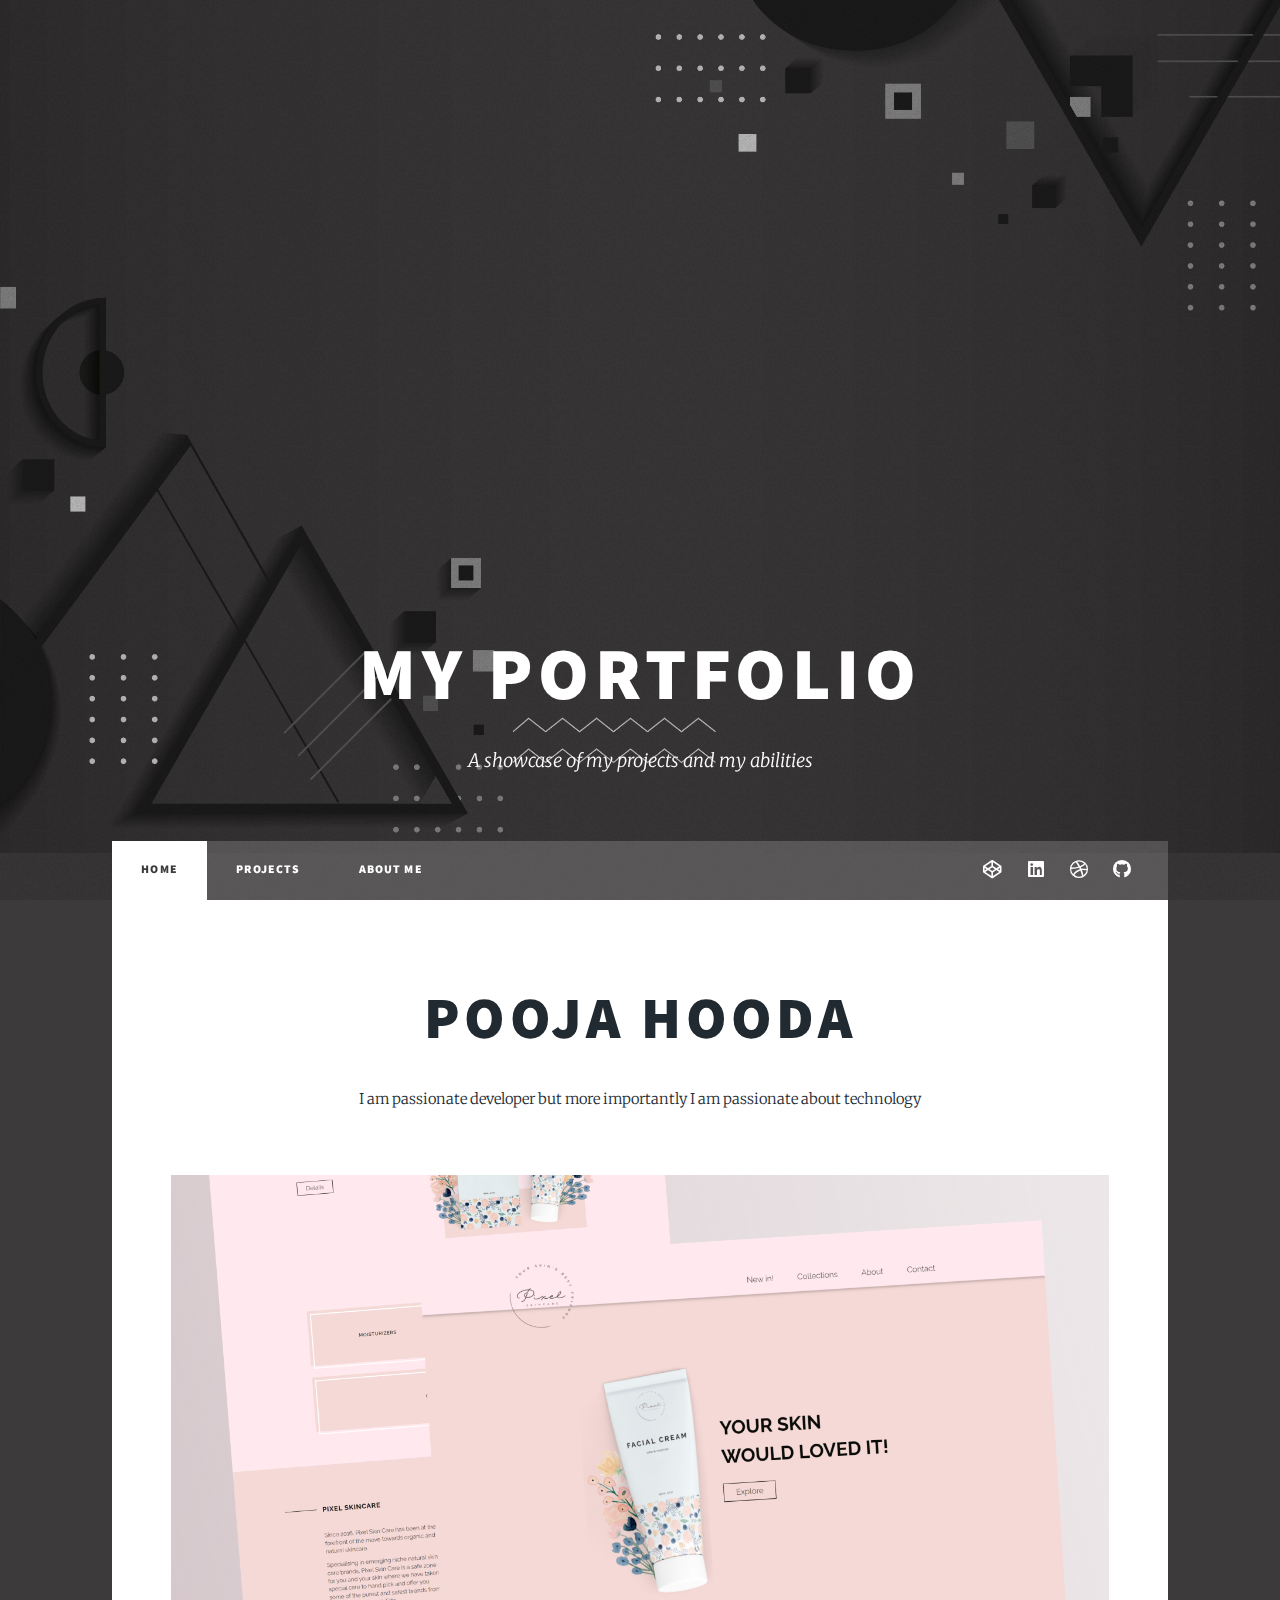
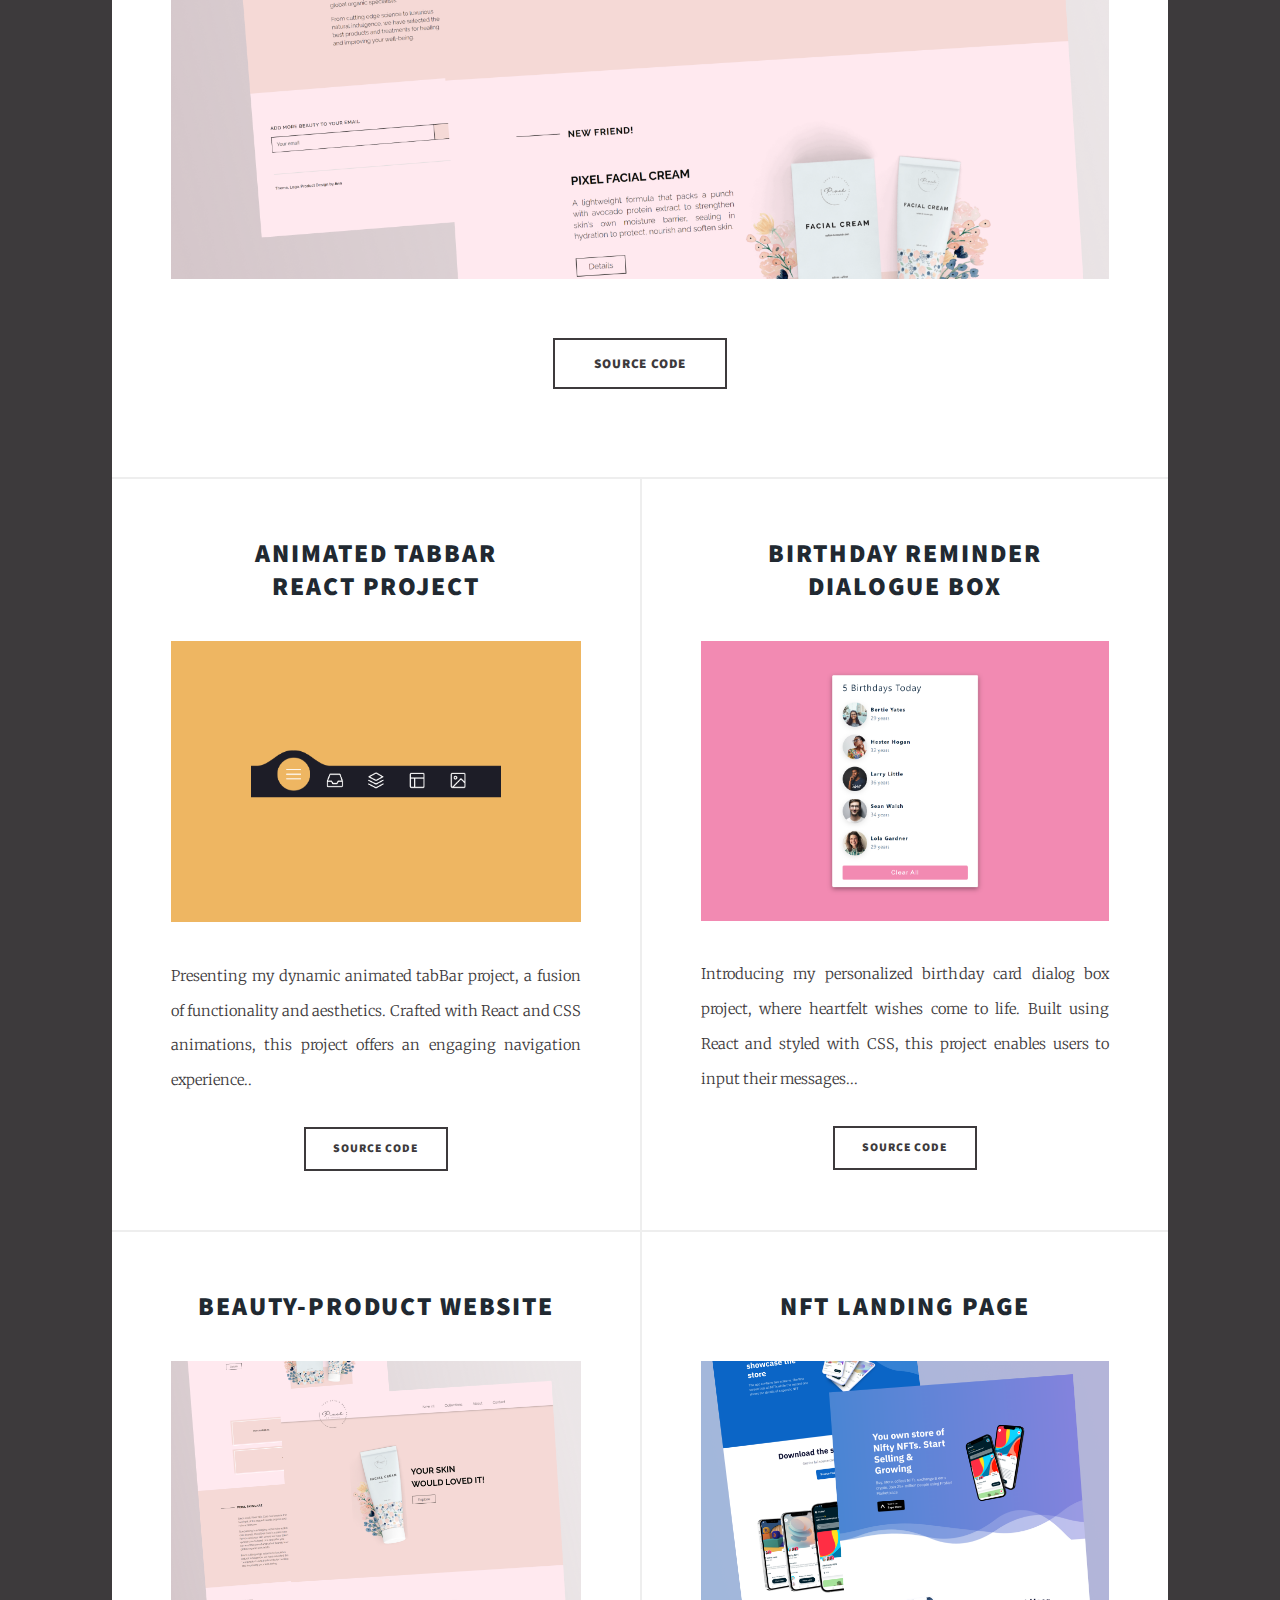
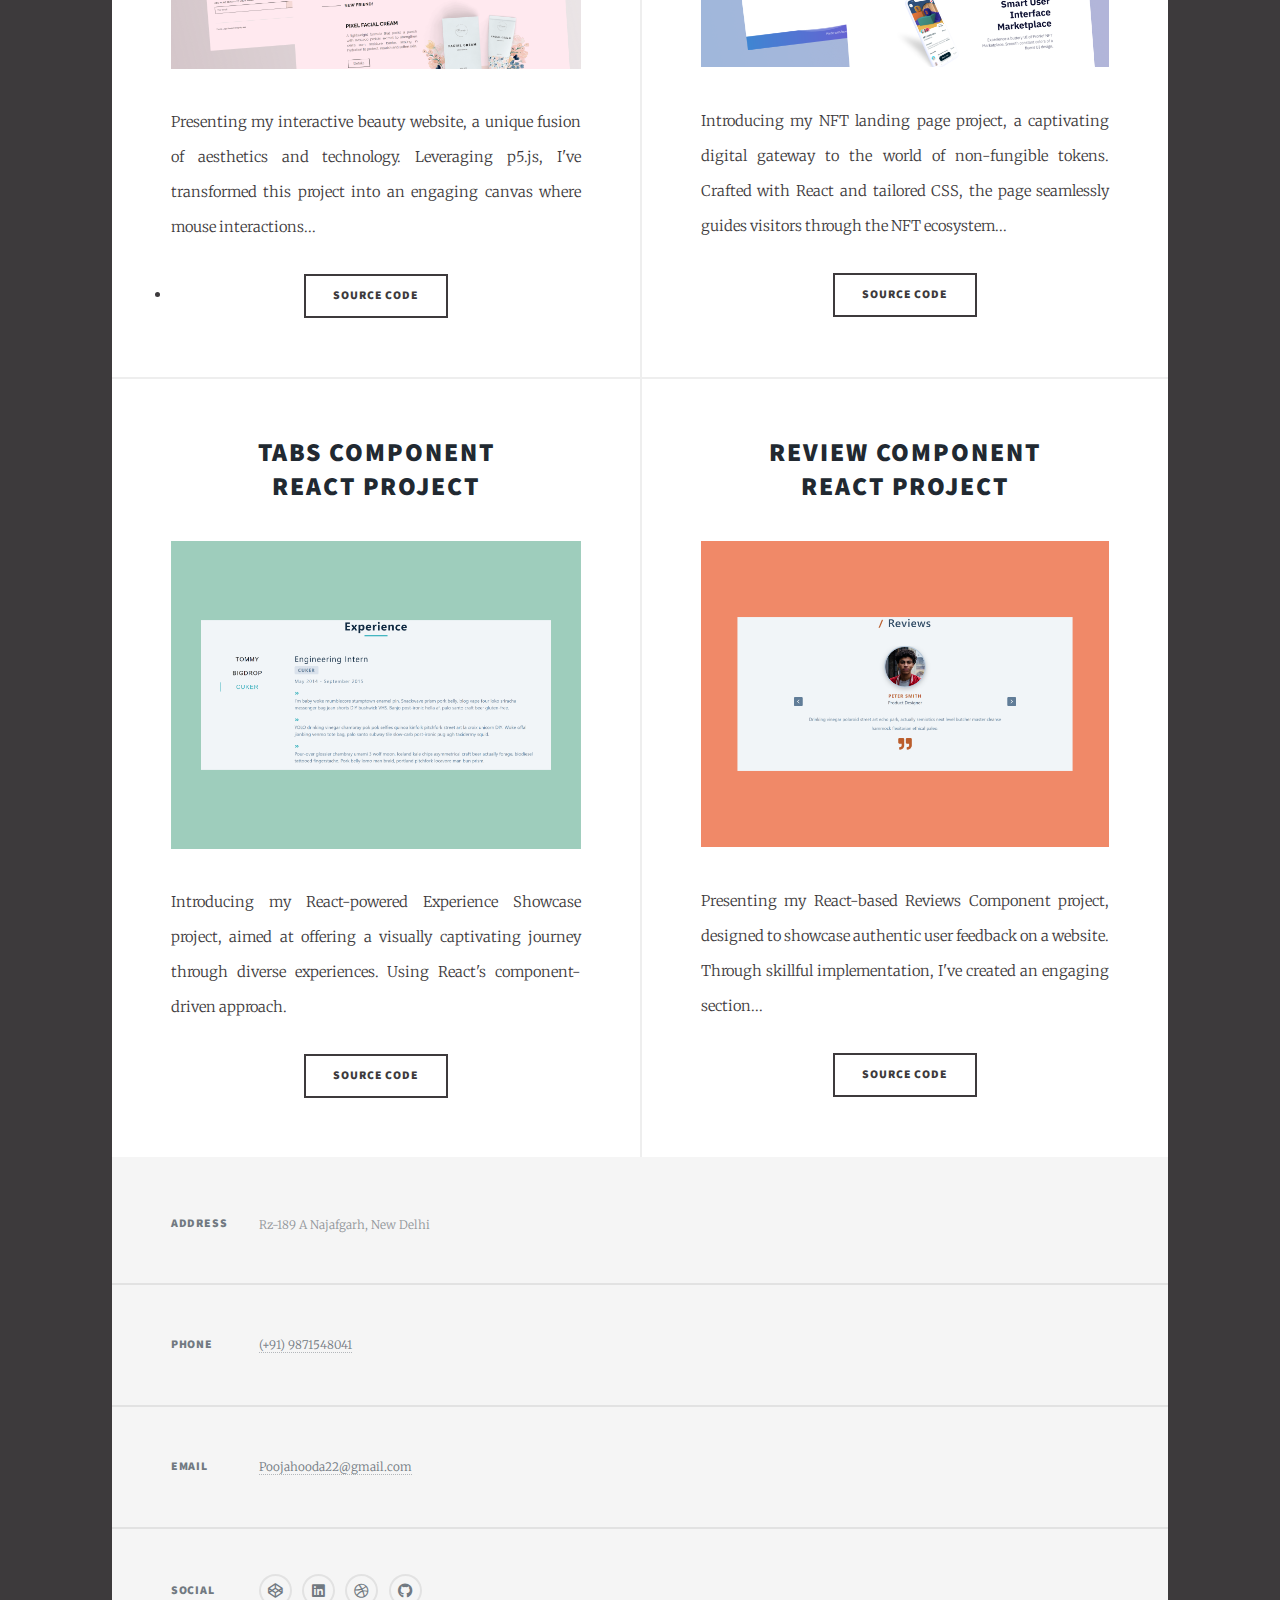
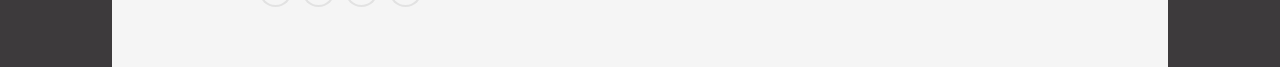
<file: index.html>
<!DOCTYPE HTML>
<!--
	Massively by HTML5 UP
	html5up.net | @ajlkn
	Free for personal and commercial use under the CCA 3.0 license (html5up.net/license)
-->
<html>
	<head>
		<title>Website</title>
		<meta charset="utf-8" />
		<meta name="viewport" content="width=device-width, initial-scale=1, user-scalable=no" />
		<link rel="stylesheet" href="assets/css/main.css" />
		<noscript><link rel="stylesheet" href="assets/css/noscript.css" /></noscript>
	</head>
	<body class="is-preload">

		<!-- Wrapper -->
			<div id="wrapper" class="fade-in">

				<!-- Intro -->
					<div id="intro">
						<h1>
						My Portfolio</h1>
						<p>A showcase of my projects and my abilities </p>
						
					</div>

				<!-- Header -->
					<!-- <header id="header">
						<a href="index.html" class="logo">Massively</a>
					</header> -->

				<!-- Nav -->
					<nav id="nav">
						<ul class="links">
							<li class="active"><a href="index.html">Home</a></li>
							<li ><a href="generic.html">Projects</a></li>
							<li ><a href="elements.html">About Me</a></li>
							
						</ul>
						<ul class="icons">
							<li><a href="https://leetcode.com/phooda938/" target="_blank" class="icon brands alt fa-codepen"><span class="label">Leetcode</span></a></li>
							<li><a href="https://www.linkedin.com/in/pooja-h-21b473124/" target="_blank" class="icon brands alt fa-linkedin"><span class="label">Linkedin/span></a></li>
							<li><a href="https://dribbble.com/Robinsenpai"  target="_blank" class="icon brands alt fa-dribbble"><span class="label">Dribbble</span></a></li>
							<li><a href="https://github.com/poojahooda22" target="_blank" class="icon brands alt fa-github"><span class="label">GitHub</span></a></li>
						</ul>
					</nav>

				<!-- Main -->
					<div id="main">

						<!-- Featured Post -->
							<article class="post featured">
								<header class="major">
									 
									<h2>
									Pooja Hooda</h2>
									<h4>I am passionate developer but more importantly I am passionate about technology</h4>
								</header>
								<a href="#" class="image main"><img src="images/pixel-img.png" alt="" /></a>
								<ul class="actions special">
									<li><a href="https://github.com/poojahooda22/Pixel_website" target="_blank" class="button large">Source code</a></li>
								</ul>
							</article>

						<!-- Posts -->
						<section class="posts">
							<article>
								<header>
									
									<h2><a href="#">Animated TabBar<br />
										React project</a></h2>
								</header>
								<a href="https://poojahooda22.github.io/Animated-tab-bar/" class="image fit"><img src="images/tab-bar.png" alt="" /></a>
								<p>Presenting my dynamic animated tabBar project, a fusion of functionality and aesthetics. Crafted with React and CSS animations, this project offers an engaging navigation experience..</p>
								<ul class="actions special">
									<li><a href="https://github.com/poojahooda22/Animated-tab-bar" target="_blank" class="button">Source code</a></li>
								</ul>
							</article>
							<article>
								<header>
									
									<h2><a href="#">Birthday Reminder Dialogue Box<br />
									</a></h2>
								</header>
								<a href="https://poojahooda22.github.io/01-birthday-reminder/" class="image fit"><img src="images/birth-remind.png" alt="" /></a>
								<p>Introducing my personalized birthday card dialog box project, where heartfelt wishes come to life. Built using React and styled with CSS, this project enables users to input their messages...</p>
								<ul class="actions special">
									<li><a href="https://github.com/poojahooda22/01-birthday-reminder" target="_blank" class="button">Source code</a></li>
								</ul>
							</article>
							<article>
								<header>
									
									<h2><a href="#">Beauty-product Website<br />	
									</a></h2>
								</header>
								<a href="https://poojahooda22.github.io/Pixel_website/" class="image fit"><img src="images/pixel-img.png" alt="" /></a>
								<p>Presenting my interactive beauty website, a unique fusion of aesthetics and technology. Leveraging p5.js, I've transformed this project into an engaging canvas where mouse interactions... </p>
									<li><a href="https://github.com/poojahooda22/Pixel_website" target="_blank" class="button">Source code</a></li>
								</ul>
							</article>
							
							<article>
								<header>
									
									<h2><a href="#">NFT landing Page<br />
									</a></h2>
								</header>
								<a href="https://poojahooda22.github.io/nft_landing_page/" class="image fit"><img src="images/nft-landing.png" alt="" /></a>
								<p>Introducing my NFT landing page project, a captivating digital gateway to the world of non-fungible tokens. Crafted with React and tailored CSS, the page seamlessly guides visitors through the NFT ecosystem...</p>
								<ul class="actions special">
									<li><a href="https://github.com/poojahooda22/nft_landing_page" target="_blank" class="button">Source code</a></li>
								</ul>
							</article>
							<article>
								<header>
									
									<h2><a href="#">Tabs component<br />
										React project</a></h2>
								</header>
								<a href="https://poojahooda22.github.io/06-tabs/" class="image fit"><img src="images/exp-img.png" alt="" /></a>
								<p>Introducing my React-powered Experience Showcase project, aimed at offering a visually captivating journey through diverse experiences. Using React's component-driven approach.</p>
								<ul class="actions special">
									<li><a href="https://github.com/poojahooda22/06-tabs" target="_blank" class="button">Source code</a></li>
								</ul>
							</article>
							<article>
								<header>
									
									<h2><a href="#">Review Component<br />
										React project</a></h2>
								</header>
								<a href="https://poojahooda22.github.io/07-slider/" class="image fit"><img src="images/review.png" alt="" /></a>
								<p>Presenting my React-based Reviews Component project, designed to showcase authentic user feedback on a website. Through skillful implementation, I've created an engaging section...</p>
								<ul class="actions special">
									<li><a href="https://github.com/poojahooda22/07-slider" target="_blank" class="button">Source code</a></li>
								</ul>
							</article>
						</section>

						<!-- Footer -->
							<!-- <footer> -->
								<!-- <div class="pagination">
									<a href="#" class="previous">Prev</a>-->
									<!-- <a href="#" class="page active">1</a>
									<a href="#" class="page">2</a>
									<a href="#" class="page">3</a>
									<span class="extra">&hellip;</span>
									<a href="#" class="page">8</a>
									<a href="#" class="page">9</a>
									<a href="#" class="page">10</a>
									<a href="#" class="next">Next</a> -->
								<!-- </div> --> 
							<!-- </footer> -->

					</div>

				<!-- Footer -->
					<footer id="footer">
						
						<section class="split contact">
							<section class="alt">
								<h3>Address</h3>
								<p>Rz-189 A Najafgarh, New Delhi</p>
							</section>
							<section>
								<h3>Phone</h3>
								<p><a href="#">(+91) 9871548041</a></p>
							</section>
							<section>
								<h3>Email</h3>
								<p><a href="#">Poojahooda22@gmail.com</a></p>
							</section>
							<section>
								<h3>Social</h3>
								<ul class="icons alt">
									<li><a href="https://leetcode.com/phooda938/" target="_blank" class="icon brands alt fa-codepen"><span class="label">Leetcode</span></a></li>
									<li><a href="https://www.linkedin.com/in/pooja-h-21b473124/" target="_blank" class="icon brands alt fa-linkedin"><span class="label">Linkedin/span></a></li>
									<li><a href="https://dribbble.com/Robinsenpai"  target="_blank" class="icon brands alt fa-dribbble"><span class="label">Dribbble</span></a></li>
									<li><a href="https://github.com/poojahooda22" target="_blank" class="icon brands alt fa-github"><span class="label">GitHub</span></a></li>
								</ul>
							</section>
						</section>
					</footer>

				<!-- Copyright -->
					<!-- <div id="copyright">
						<ul><li>&copy; Untitled</li><li>Design: <a href="https://html5up.net">HTML5 UP</a></li></ul>
					</div> -->

			</div>

		<!-- Scripts -->
			<script src="assets/js/jquery.min.js"></script>
			<script src="assets/js/jquery.scrollex.min.js"></script>
			<script src="assets/js/jquery.scrolly.min.js"></script>
			<script src="assets/js/browser.min.js"></script>
			<script src="assets/js/breakpoints.min.js"></script>
			<script src="assets/js/util.js"></script>
			<script src="assets/js/main.js"></script>

	</body>
</html>
</file>
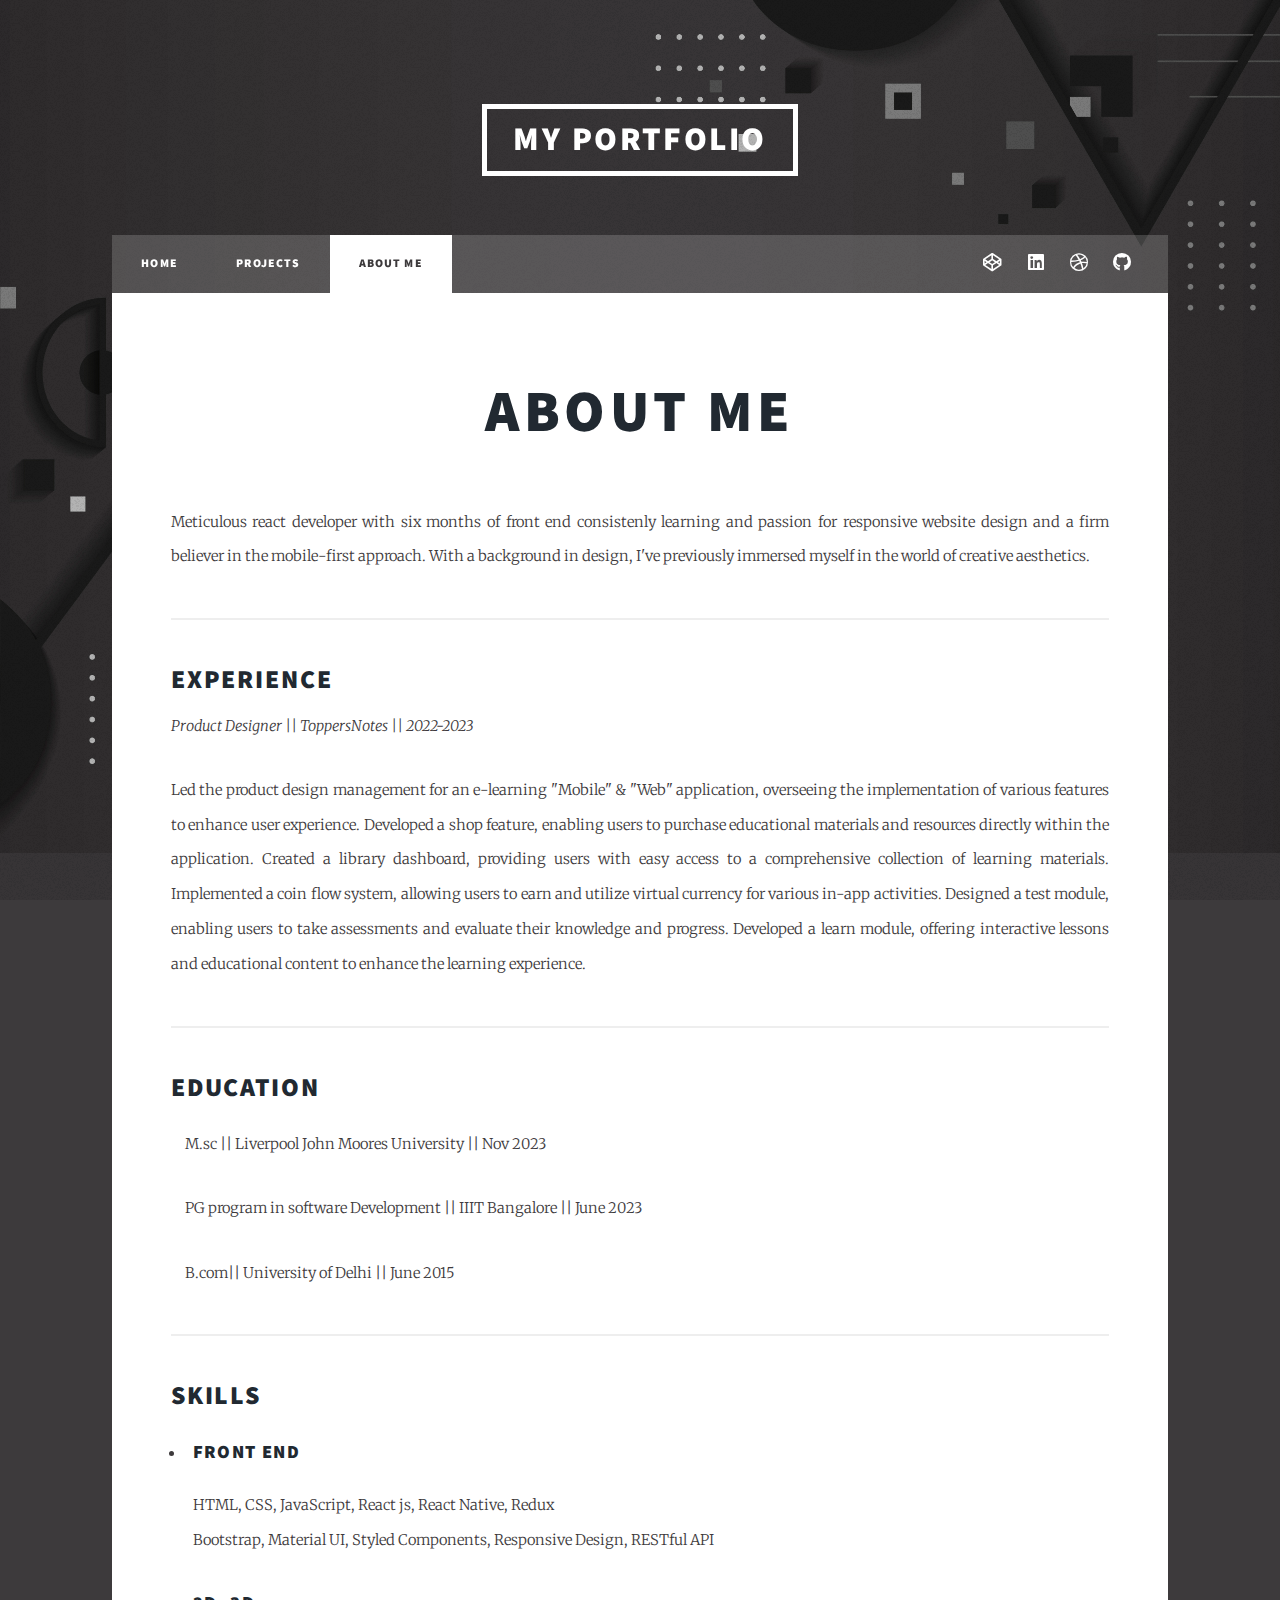
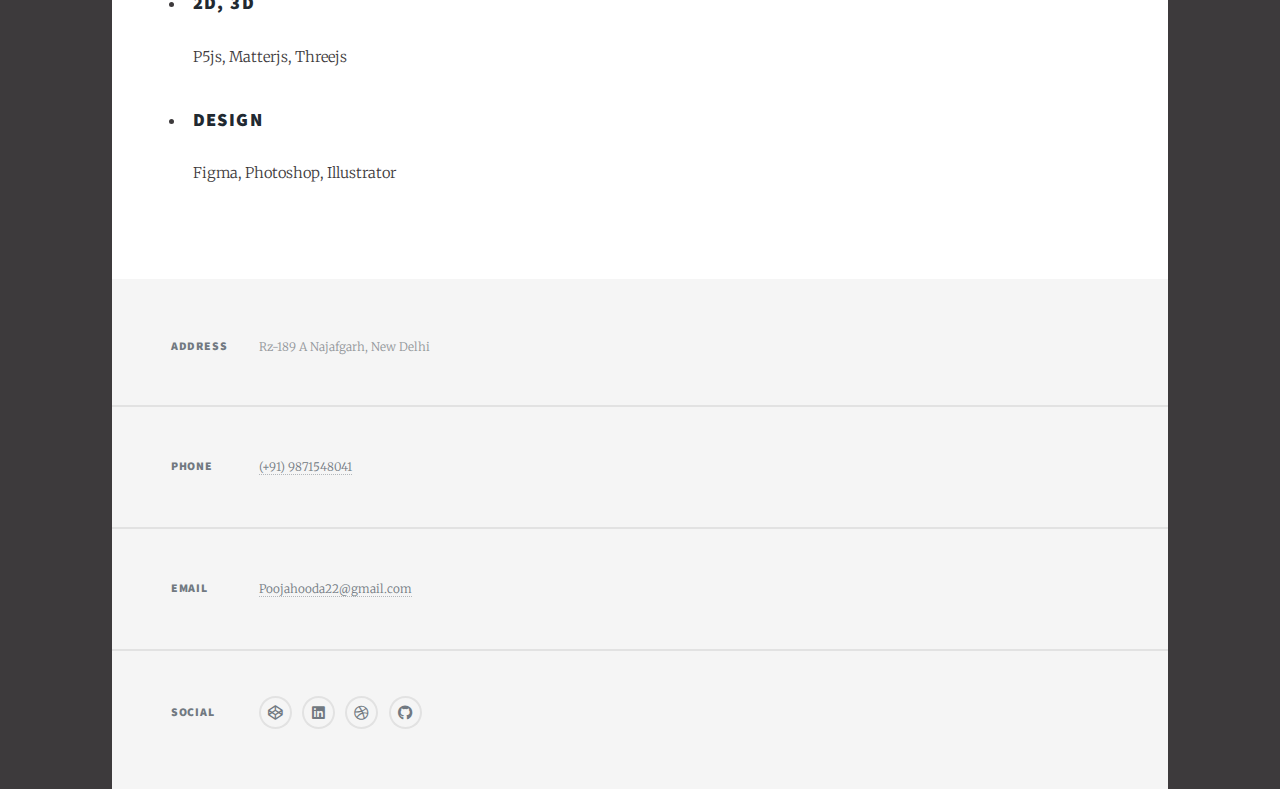
<file: elements.html>
<!DOCTYPE HTML>
<!--
	Massively by HTML5 UP
	html5up.net | @ajlkn
	Free for personal and commercial use under the CCA 3.0 license (html5up.net/license)
-->
<html>
	<head>
		<title>Website</title>
		<meta charset="utf-8" />
		<meta name="viewport" content="width=device-width, initial-scale=1, user-scalable=no" />
		<link rel="stylesheet" href="assets/css/main.css" />
		<noscript><link rel="stylesheet" href="assets/css/noscript.css" /></noscript>
	</head>
	<body class="is-preload">

		<!-- Wrapper -->
			<div id="wrapper">

				<!-- Header -->
					<header id="header">
						<a href="index.html" class="logo">My Portfolio</a>
					</header>

				<!-- Nav -->
					<nav id="nav">
						<ul class="links">
							<li ><a href="index.html">Home</a></li>
							<li ><a href="generic.html">Projects</a></li>
							<li class="active"><a href="elements.html">About Me</a></li>
							<!-- <li><a href="index.html">This is Massively</a></li>
							<li><a href="generic.html">Generic Page</a></li>
							<li class="active"><a href="elements.html">Elements Reference</a></li> -->
						</ul>
						<ul class="icons">
							<li><a href="https://leetcode.com/phooda938/" target="_blank" class="icon brands alt fa-codepen"><span class="label">Leetcode</span></a></li>
							<li><a href="https://www.linkedin.com/in/pooja-h-21b473124/" target="_blank" class="icon brands alt fa-linkedin"><span class="label">Linkedin/span></a></li>
							<li><a href="https://dribbble.com/Robinsenpai"  target="_blank" class="icon brands alt fa-dribbble"><span class="label">Dribbble</span></a></li>
							<li><a href="https://github.com/poojahooda22" target="_blank" class="icon brands alt fa-github"><span class="label">GitHub</span></a></li>
						</ul>
					</nav>

				<!-- Main -->
					<div id="main">

						<!-- Post -->
							<section class="post">
								<header class="major">
									<h1>About Me</h1>
								</header>

								<!-- Text stuff -->
									
									<p>Meticulous react developer with six months of front end consistenly learning and passion for responsive website design and a firm believer in the mobile-first approach. With a background in design, I've previously immersed myself in the world of creative aesthetics.</p>
									<hr />
									
									<header>
										<h2>Experience</h2>
										<p>Product Designer || ToppersNotes || 2022-2023</p>
									</header>
									<p>Led the product design management for an e-learning "Mobile" & "Web" application, overseeing the implementation of various features to enhance user experience.

										Developed a shop feature, enabling users to purchase educational materials and resources directly within the application.
										Created a library dashboard, providing users with easy access to a comprehensive collection of learning materials.
										Implemented a coin flow system, allowing users to earn and utilize virtual currency for various in-app activities.
										Designed a test module, enabling users to take assessments and evaluate their knowledge and progress.
										Developed a learn module, offering interactive lessons and educational content to enhance the learning experience.</p>
									<header>
										<hr />

										<h2>Education</h2>
										<ul>
											<p>M.sc || Liverpool John Moores University || Nov 2023 </p>
											<p>PG program in software Development || IIIT Bangalore || June 2023 </p>
											<p>B.com|| University of Delhi || June 2015 </p>
										</ul>
									</header>
									<hr/>
									<header>
										<h2>Skills</h2>
										<ul>
											<li>
												<h3>Front End</h3>
												<p>HTML, CSS, JavaScript, React js, React Native, Redux<br/>
													 Bootstrap, Material UI, Styled Components, Responsive Design, RESTful API</p>
											</li>
											<li>
												<h3>2D, 3D</h3>
												<p>P5js, Matterjs, Threejs</p>
											</li>
											<li>
												<h3>Design</h3>
												<p>Figma, Photoshop, Illustrator </p>
											</li>
										</ul>
									</header>
			

								<!-- Lists -->
									

								<!-- Form -->
									

								<!-- Image -->
									<!-- <h2>Image</h2>

									<h3>Fit</h3>
									<span class="image fit"><img src="images/pic01.jpg" alt="" /></span>
									<div class="box alt">
										<div class="row gtr-50 gtr-uniform">
											<div class="col-4"><span class="image fit"><img src="images/pic02.jpg" alt="" /></span></div>
											<div class="col-4"><span class="image fit"><img src="images/pic03.jpg" alt="" /></span></div>
											<div class="col-4"><span class="image fit"><img src="images/pic04.jpg" alt="" /></span></div>
											 Break -->
											
										<!-- </div> -->
									<!-- </div> -->

									

									

								<!-- Box -->
									

								<!-- Preformatted Code -->
									




							</section>

					</div>

				<!-- Footer -->
					<footer id="footer">
						
						<section class="split contact">
							<section class="alt">
								<h3>Address</h3>
								<p>Rz-189 A Najafgarh, New Delhi</p>
							</section>
							<section>
								<h3>Phone</h3>
								<p><a href="#">(+91) 9871548041</a></p>
							</section>
							<section>
								<h3>Email</h3>
								<p><a href="#">Poojahooda22@gmail.com</a></p>
							</section>
							<section>
								<h3>Social</h3>
								<ul class="icons alt">
									<li><a href="https://leetcode.com/phooda938/" target="_blank" class="icon brands alt fa-codepen"><span class="label">Leetcode</span></a></li>
									<li><a href="https://www.linkedin.com/in/pooja-h-21b473124/" target="_blank" class="icon brands alt fa-linkedin"><span class="label">Linkedin/span></a></li>
									<li><a href="https://dribbble.com/Robinsenpai"  target="_blank" class="icon brands alt fa-dribbble"><span class="label">Dribbble</span></a></li>
									<li><a href="https://github.com/poojahooda22" target="_blank" class="icon brands alt fa-github"><span class="label">GitHub</span></a></li>
								</ul>
							</section>
						</section>
					</footer>

				<!-- Copyright -->
					<!-- <div id="copyright">
						<ul><li>&copy; Untitled</li><li>Design: <a href="https://html5up.net">HTML5 UP</a></li></ul>
					</div> -->

			</div>

		<!-- Scripts -->
			<script src="assets/js/jquery.min.js"></script>
			<script src="assets/js/jquery.scrollex.min.js"></script>
			<script src="assets/js/jquery.scrolly.min.js"></script>
			<script src="assets/js/browser.min.js"></script>
			<script src="assets/js/breakpoints.min.js"></script>
			<script src="assets/js/util.js"></script>
			<script src="assets/js/main.js"></script>

	</body>
</html>
</file>
<file: assets/css/main.css>
@import url(fontawesome-all.min.css);
@import url("https://fonts.googleapis.com/css?family=Merriweather:300,700,300italic,700italic|Source+Sans+Pro:900");

/*
	Massively by HTML5 UP
	html5up.net | @ajlkn
	Free for personal and commercial use under the CCA 3.0 license (html5up.net/license)
*/

html, body, div, span, applet, object,
iframe, h1, h2, h3, h4, h5, h6, p, blockquote,
pre, a, abbr, acronym, address, big, cite,
code, del, dfn, em, img, ins, kbd, q, s, samp,
small, strike, strong, sub, sup, tt, var, b,
u, i, center, dl, dt, dd, ol, ul, li, fieldset,
form, label, legend, table, caption, tbody,
tfoot, thead, tr, th, td, article, aside,
canvas, details, embed, figure, figcaption,
footer, header, hgroup, menu, nav, output, ruby,
section, summary, time, mark, audio, video {
	margin: 0;
	padding: 0;
	border: 0;
	font-size: 100%;
	font: inherit;
	vertical-align: baseline;}

article, aside, details, figcaption, figure,
footer, header, hgroup, menu, nav, section {
	display: block;}

body {
	line-height: 1;
}

ol, ul {
	list-style: none;
}

blockquote, q {
	quotes: none;
}

	blockquote:before, blockquote:after, q:before, q:after {
		content: '';
		content: none;
	}

table {
	border-collapse: collapse;
	border-spacing: 0;
}

body {
	-webkit-text-size-adjust: none;
}

mark {
	background-color: transparent;
	color: inherit;
}

input::-moz-focus-inner {
	border: 0;
	padding: 0;
}

input, select, textarea {
	-moz-appearance: none;
	-webkit-appearance: none;
	-ms-appearance: none;
	appearance: none;
}

/* Basic */

	@-ms-viewport {
		width: device-width;
	}

	body {
		-ms-overflow-style: scrollbar;
	}

	@media screen and (max-width: 480px) {

		html, body {
			min-width: 320px;
		}

	}

	html {
		box-sizing: border-box;
	}

	*, *:before, *:after {
		box-sizing: inherit;
	}

	body {
		background-color: #3D3A3C;
	}

		body.is-preload *, body.is-preload *:before, body.is-preload *:after {
			-moz-animation: none !important;
			-webkit-animation: none !important;
			-ms-animation: none !important;
			animation: none !important;
			-moz-transition: none !important;
			-webkit-transition: none !important;
			-ms-transition: none !important;
			transition: none !important;
		}

/* Type */

	html {
		font-size: 16pt;
	}

		@media screen and (max-width: 1680px) {

			html {
				font-size: 12pt;
			}

		}

		@media screen and (max-width: 1280px) {

			html {
				font-size: 11pt;
			}

		}

		@media screen and (max-width: 360px) {

			html {
				font-size: 10pt;
			}

		}

	body {
		color: #3D3A3C;
	}

	body, input, select, textarea {
		font-family: "Merriweather", Georgia, serif;
		font-weight: 300;
		font-size: 1rem;
		line-height: 2.375;
	}

	a {
		-moz-transition: color 0.2s ease-in-out, background-color 0.2s ease-in-out, border-color 0.2s ease-in-out, box-shadow 0.2s ease-in-out;
		-webkit-transition: color 0.2s ease-in-out, background-color 0.2s ease-in-out, border-color 0.2s ease-in-out, box-shadow 0.2s ease-in-out;
		-ms-transition: color 0.2s ease-in-out, background-color 0.2s ease-in-out, border-color 0.2s ease-in-out, box-shadow 0.2s ease-in-out;
		transition: color 0.2s ease-in-out, background-color 0.2s ease-in-out, border-color 0.2s ease-in-out, box-shadow 0.2s ease-in-out;
		border-bottom: dotted 1px;
		text-decoration: none;
	}

		a:hover {
			border-bottom-color: transparent;
		}

	strong, b {
		font-weight: 600;
	}

	em, i {
		font-style: italic;
	}

	p {
		text-align: justify;
		margin: 0 0 2rem 0;
	}

	h1, h2, h3, h5, h6 {
		font-family: "Source Sans Pro", Helvetica, sans-serif;
		font-weight: 900;
		line-height: 1.5;
		letter-spacing: 0.075em;
		text-transform: uppercase;
		margin: 0 0 1rem 0;
	}

		h1 a, h2 a, h3 a, h4 a, h5 a, h6 a {
			border-bottom: 0;
			color: inherit;
			text-decoration: none;
		}

	h1 {
		font-size: 4rem;
		line-height: 1.1;
		margin: 0 0 2rem 0;
	}

	h2 {
		font-size: 1.75rem;
		line-height: 1.3;
		margin: 0 0 1.5rem 0;
	}

	h3 {
		font-size: 1.25rem;
		margin: 0 0 1.5rem 0;
	}

	h4 {
		font-size: 1rem;
	}

	h5 {
		font-size: 0.9rem;
	}

	h6 {
		font-size: 0.8rem;
	}

	sub {
		font-size: 0.8rem;
		position: relative;
		top: 0.5rem;
	}

	sup {
		font-size: 0.8rem;
		position: relative;
		top: -0.5rem;
	}

	blockquote {
		border-left: solid 4px;
		font-style: italic;
		margin: 0 0 2rem 0;
		padding: 0.5rem 0 0.5rem 2rem;
	}

	code {
		border: solid 2px;
		font-family: "Courier New", monospace;
		font-size: 0.9rem;
		margin: 0 0.25rem;
		padding: 0.25rem 0.65rem;
	}

	pre {
		-webkit-overflow-scrolling: touch;
		font-family: "Courier New", monospace;
		font-size: 0.9rem;
		margin: 0 0 2rem 0;
	}

		pre code {
			display: block;
			line-height: 1.75;
			padding: 1rem 1.5rem;
			overflow-x: auto;
		}

	hr {
		border: 0;
		border-bottom: solid 2px;
		margin: 3rem 0;
	}

		hr.major {
			margin: 5rem 0;
		}

	.align-left {
		text-align: left;
	}

	.align-center {
		text-align: center;
	}

	.align-right {
		text-align: right;
	}

	input, select, textarea {
		color: #3D3A3C;
	}

	a {
		color: #3D3A3C;
		border-bottom-color: rgba(33, 41, 49, 0.5);
	}

		a:hover {
			border-bottom-color: transparent;
			color: #18bfef !important;
		}

	strong, b {
		color: #212931;
	}

	h1, h2, h3, h4, h5, h6 {
		color: #212931;
	}

	blockquote {
		border-left-color: #eeeeee;
	}

	code {
		background: rgba(220, 220, 220, 0.25);
		border-color: #eeeeee;
	}

	hr {
		border-bottom-color: #eeeeee;
	}

/* Row */

	.row {
		display: flex;
		flex-wrap: wrap;
		box-sizing: border-box;
		align-items: stretch;
	}

		.row > * {
			box-sizing: border-box;
		}

		.row.gtr-uniform > * > :last-child {
			margin-bottom: 0;
		}

		.row.aln-left {
			justify-content: flex-start;
		}

		.row.aln-center {
			justify-content: center;
		}

		.row.aln-right {
			justify-content: flex-end;
		}

		.row.aln-top {
			align-items: flex-start;
		}

		.row.aln-middle {
			align-items: center;
		}

		.row.aln-bottom {
			align-items: flex-end;
		}

		.row > .imp {
			order: -1;
		}

		.row > .col-1 {
			width: 8.33333%;
		}

		.row > .off-1 {
			margin-left: 8.33333%;
		}

		.row > .col-2 {
			width: 16.66667%;
		}

		.row > .off-2 {
			margin-left: 16.66667%;
		}

		.row > .col-3 {
			width: 25%;
		}

		.row > .off-3 {
			margin-left: 25%;
		}

		.row > .col-4 {
			width: 33.33333%;
		}

		.row > .off-4 {
			margin-left: 33.33333%;
		}

		.row > .col-5 {
			width: 41.66667%;
		}

		.row > .off-5 {
			margin-left: 41.66667%;
		}

		.row > .col-6 {
			width: 50%;
		}

		.row > .off-6 {
			margin-left: 50%;
		}

		.row > .col-7 {
			width: 58.33333%;
		}

		.row > .off-7 {
			margin-left: 58.33333%;
		}

		.row > .col-8 {
			width: 66.66667%;
		}

		.row > .off-8 {
			margin-left: 66.66667%;
		}

		.row > .col-9 {
			width: 75%;
		}

		.row > .off-9 {
			margin-left: 75%;
		}

		.row > .col-10 {
			width: 83.33333%;
		}

		.row > .off-10 {
			margin-left: 83.33333%;
		}

		.row > .col-11 {
			width: 91.66667%;
		}

		.row > .off-11 {
			margin-left: 91.66667%;
		}

		.row > .col-12 {
			width: 100%;
		}

		.row > .off-12 {
			margin-left: 100%;
		}

		.row.gtr-0 {
			margin-top: 0;
			margin-left: 0rem;
		}

			.row.gtr-0 > * {
				padding: 0 0 0 0rem;
			}

			.row.gtr-0.gtr-uniform {
				margin-top: 0rem;
			}

				.row.gtr-0.gtr-uniform > * {
					padding-top: 0rem;
				}

		.row.gtr-25 {
			margin-top: 0;
			margin-left: -0.375rem;
		}

			.row.gtr-25 > * {
				padding: 0 0 0 0.375rem;
			}

			.row.gtr-25.gtr-uniform {
				margin-top: -0.375rem;
			}

				.row.gtr-25.gtr-uniform > * {
					padding-top: 0.375rem;
				}

		.row.gtr-50 {
			margin-top: 0;
			margin-left: -0.75rem;
		}

			.row.gtr-50 > * {
				padding: 0 0 0 0.75rem;
			}

			.row.gtr-50.gtr-uniform {
				margin-top: -0.75rem;
			}

				.row.gtr-50.gtr-uniform > * {
					padding-top: 0.75rem;
				}

		.row {
			margin-top: 0;
			margin-left: -1.5rem;
		}

			.row > * {
				padding: 0 0 0 1.5rem;
			}

			.row.gtr-uniform {
				margin-top: -1.5rem;
			}

				.row.gtr-uniform > * {
					padding-top: 1.5rem;
				}

		.row.gtr-150 {
			margin-top: 0;
			margin-left: -2.25rem;
		}

			.row.gtr-150 > * {
				padding: 0 0 0 2.25rem;
			}

			.row.gtr-150.gtr-uniform {
				margin-top: -2.25rem;
			}

				.row.gtr-150.gtr-uniform > * {
					padding-top: 2.25rem;
				}

		.row.gtr-200 {
			margin-top: 0;
			margin-left: -3rem;
		}

			.row.gtr-200 > * {
				padding: 0 0 0 3rem;
			}

			.row.gtr-200.gtr-uniform {
				margin-top: -3rem;
			}

				.row.gtr-200.gtr-uniform > * {
					padding-top: 3rem;
				}

		@media screen and (max-width: 1680px) {

			.row {
				display: flex;
				flex-wrap: wrap;
				box-sizing: border-box;
				align-items: stretch;
			}

				.row > * {
					box-sizing: border-box;
				}

				.row.gtr-uniform > * > :last-child {
					margin-bottom: 0;
				}

				.row.aln-left {
					justify-content: flex-start;
				}

				.row.aln-center {
					justify-content: center;
				}

				.row.aln-right {
					justify-content: flex-end;
				}

				.row.aln-top {
					align-items: flex-start;
				}

				.row.aln-middle {
					align-items: center;
				}

				.row.aln-bottom {
					align-items: flex-end;
				}

				.row > .imp-xlarge {
					order: -1;
				}

				.row > .col-1-xlarge {
					width: 8.33333%;
				}

				.row > .off-1-xlarge {
					margin-left: 8.33333%;
				}

				.row > .col-2-xlarge {
					width: 16.66667%;
				}

				.row > .off-2-xlarge {
					margin-left: 16.66667%;
				}

				.row > .col-3-xlarge {
					width: 25%;
				}

				.row > .off-3-xlarge {
					margin-left: 25%;
				}

				.row > .col-4-xlarge {
					width: 33.33333%;
				}

				.row > .off-4-xlarge {
					margin-left: 33.33333%;
				}

				.row > .col-5-xlarge {
					width: 41.66667%;
				}

				.row > .off-5-xlarge {
					margin-left: 41.66667%;
				}

				.row > .col-6-xlarge {
					width: 50%;
				}

				.row > .off-6-xlarge {
					margin-left: 50%;
				}

				.row > .col-7-xlarge {
					width: 58.33333%;
				}

				.row > .off-7-xlarge {
					margin-left: 58.33333%;
				}

				.row > .col-8-xlarge {
					width: 66.66667%;
				}

				.row > .off-8-xlarge {
					margin-left: 66.66667%;
				}

				.row > .col-9-xlarge {
					width: 75%;
				}

				.row > .off-9-xlarge {
					margin-left: 75%;
				}

				.row > .col-10-xlarge {
					width: 83.33333%;
				}

				.row > .off-10-xlarge {
					margin-left: 83.33333%;
				}

				.row > .col-11-xlarge {
					width: 91.66667%;
				}

				.row > .off-11-xlarge {
					margin-left: 91.66667%;
				}

				.row > .col-12-xlarge {
					width: 100%;
				}

				.row > .off-12-xlarge {
					margin-left: 100%;
				}

				.row.gtr-0 {
					margin-top: 0;
					margin-left: 0rem;
				}

					.row.gtr-0 > * {
						padding: 0 0 0 0rem;
					}

					.row.gtr-0.gtr-uniform {
						margin-top: 0rem;
					}

						.row.gtr-0.gtr-uniform > * {
							padding-top: 0rem;
						}

				.row.gtr-25 {
					margin-top: 0;
					margin-left: -0.375rem;
				}

					.row.gtr-25 > * {
						padding: 0 0 0 0.375rem;
					}

					.row.gtr-25.gtr-uniform {
						margin-top: -0.375rem;
					}

						.row.gtr-25.gtr-uniform > * {
							padding-top: 0.375rem;
						}

				.row.gtr-50 {
					margin-top: 0;
					margin-left: -0.75rem;
				}

					.row.gtr-50 > * {
						padding: 0 0 0 0.75rem;
					}

					.row.gtr-50.gtr-uniform {
						margin-top: -0.75rem;
					}

						.row.gtr-50.gtr-uniform > * {
							padding-top: 0.75rem;
						}

				.row {
					margin-top: 0;
					margin-left: -1.5rem;
				}

					.row > * {
						padding: 0 0 0 1.5rem;
					}

					.row.gtr-uniform {
						margin-top: -1.5rem;
					}

						.row.gtr-uniform > * {
							padding-top: 1.5rem;
						}

				.row.gtr-150 {
					margin-top: 0;
					margin-left: -2.25rem;
				}

					.row.gtr-150 > * {
						padding: 0 0 0 2.25rem;
					}

					.row.gtr-150.gtr-uniform {
						margin-top: -2.25rem;
					}

						.row.gtr-150.gtr-uniform > * {
							padding-top: 2.25rem;
						}

				.row.gtr-200 {
					margin-top: 0;
					margin-left: -3rem;
				}

					.row.gtr-200 > * {
						padding: 0 0 0 3rem;
					}

					.row.gtr-200.gtr-uniform {
						margin-top: -3rem;
					}

						.row.gtr-200.gtr-uniform > * {
							padding-top: 3rem;
						}

		}

		@media screen and (max-width: 1280px) {

			.row {
				display: flex;
				flex-wrap: wrap;
				box-sizing: border-box;
				align-items: stretch;
			}

				.row > * {
					box-sizing: border-box;
				}

				.row.gtr-uniform > * > :last-child {
					margin-bottom: 0;
				}

				.row.aln-left {
					justify-content: flex-start;
				}

				.row.aln-center {
					justify-content: center;
				}

				.row.aln-right {
					justify-content: flex-end;
				}

				.row.aln-top {
					align-items: flex-start;
				}

				.row.aln-middle {
					align-items: center;
				}

				.row.aln-bottom {
					align-items: flex-end;
				}

				.row > .imp-large {
					order: -1;
				}

				.row > .col-1-large {
					width: 8.33333%;
				}

				.row > .off-1-large {
					margin-left: 8.33333%;
				}

				.row > .col-2-large {
					width: 16.66667%;
				}

				.row > .off-2-large {
					margin-left: 16.66667%;
				}

				.row > .col-3-large {
					width: 25%;
				}

				.row > .off-3-large {
					margin-left: 25%;
				}

				.row > .col-4-large {
					width: 33.33333%;
				}

				.row > .off-4-large {
					margin-left: 33.33333%;
				}

				.row > .col-5-large {
					width: 41.66667%;
				}

				.row > .off-5-large {
					margin-left: 41.66667%;
				}

				.row > .col-6-large {
					width: 50%;
				}

				.row > .off-6-large {
					margin-left: 50%;
				}

				.row > .col-7-large {
					width: 58.33333%;
				}

				.row > .off-7-large {
					margin-left: 58.33333%;
				}

				.row > .col-8-large {
					width: 66.66667%;
				}

				.row > .off-8-large {
					margin-left: 66.66667%;
				}

				.row > .col-9-large {
					width: 75%;
				}

				.row > .off-9-large {
					margin-left: 75%;
				}

				.row > .col-10-large {
					width: 83.33333%;
				}

				.row > .off-10-large {
					margin-left: 83.33333%;
				}

				.row > .col-11-large {
					width: 91.66667%;
				}

				.row > .off-11-large {
					margin-left: 91.66667%;
				}

				.row > .col-12-large {
					width: 100%;
				}

				.row > .off-12-large {
					margin-left: 100%;
				}

				.row.gtr-0 {
					margin-top: 0;
					margin-left: 0rem;
				}

					.row.gtr-0 > * {
						padding: 0 0 0 0rem;
					}

					.row.gtr-0.gtr-uniform {
						margin-top: 0rem;
					}

						.row.gtr-0.gtr-uniform > * {
							padding-top: 0rem;
						}

				.row.gtr-25 {
					margin-top: 0;
					margin-left: -0.375rem;
				}

					.row.gtr-25 > * {
						padding: 0 0 0 0.375rem;
					}

					.row.gtr-25.gtr-uniform {
						margin-top: -0.375rem;
					}

						.row.gtr-25.gtr-uniform > * {
							padding-top: 0.375rem;
						}

				.row.gtr-50 {
					margin-top: 0;
					margin-left: -0.75rem;
				}

					.row.gtr-50 > * {
						padding: 0 0 0 0.75rem;
					}

					.row.gtr-50.gtr-uniform {
						margin-top: -0.75rem;
					}

						.row.gtr-50.gtr-uniform > * {
							padding-top: 0.75rem;
						}

				.row {
					margin-top: 0;
					margin-left: -1.5rem;
				}

					.row > * {
						padding: 0 0 0 1.5rem;
					}

					.row.gtr-uniform {
						margin-top: -1.5rem;
					}

						.row.gtr-uniform > * {
							padding-top: 1.5rem;
						}

				.row.gtr-150 {
					margin-top: 0;
					margin-left: -2.25rem;
				}

					.row.gtr-150 > * {
						padding: 0 0 0 2.25rem;
					}

					.row.gtr-150.gtr-uniform {
						margin-top: -2.25rem;
					}

						.row.gtr-150.gtr-uniform > * {
							padding-top: 2.25rem;
						}

				.row.gtr-200 {
					margin-top: 0;
					margin-left: -3rem;
				}

					.row.gtr-200 > * {
						padding: 0 0 0 3rem;
					}

					.row.gtr-200.gtr-uniform {
						margin-top: -3rem;
					}

						.row.gtr-200.gtr-uniform > * {
							padding-top: 3rem;
						}

		}

		@media screen and (max-width: 980px) {

			.row {
				display: flex;
				flex-wrap: wrap;
				box-sizing: border-box;
				align-items: stretch;
			}

				.row > * {
					box-sizing: border-box;
				}

				.row.gtr-uniform > * > :last-child {
					margin-bottom: 0;
				}

				.row.aln-left {
					justify-content: flex-start;
				}

				.row.aln-center {
					justify-content: center;
				}

				.row.aln-right {
					justify-content: flex-end;
				}

				.row.aln-top {
					align-items: flex-start;
				}

				.row.aln-middle {
					align-items: center;
				}

				.row.aln-bottom {
					align-items: flex-end;
				}

				.row > .imp-medium {
					order: -1;
				}

				.row > .col-1-medium {
					width: 8.33333%;
				}

				.row > .off-1-medium {
					margin-left: 8.33333%;
				}

				.row > .col-2-medium {
					width: 16.66667%;
				}

				.row > .off-2-medium {
					margin-left: 16.66667%;
				}

				.row > .col-3-medium {
					width: 25%;
				}

				.row > .off-3-medium {
					margin-left: 25%;
				}

				.row > .col-4-medium {
					width: 33.33333%;
				}

				.row > .off-4-medium {
					margin-left: 33.33333%;
				}

				.row > .col-5-medium {
					width: 41.66667%;
				}

				.row > .off-5-medium {
					margin-left: 41.66667%;
				}

				.row > .col-6-medium {
					width: 50%;
				}

				.row > .off-6-medium {
					margin-left: 50%;
				}

				.row > .col-7-medium {
					width: 58.33333%;
				}

				.row > .off-7-medium {
					margin-left: 58.33333%;
				}

				.row > .col-8-medium {
					width: 66.66667%;
				}

				.row > .off-8-medium {
					margin-left: 66.66667%;
				}

				.row > .col-9-medium {
					width: 75%;
				}

				.row > .off-9-medium {
					margin-left: 75%;
				}

				.row > .col-10-medium {
					width: 83.33333%;
				}

				.row > .off-10-medium {
					margin-left: 83.33333%;
				}

				.row > .col-11-medium {
					width: 91.66667%;
				}

				.row > .off-11-medium {
					margin-left: 91.66667%;
				}

				.row > .col-12-medium {
					width: 100%;
				}

				.row > .off-12-medium {
					margin-left: 100%;
				}

				.row.gtr-0 {
					margin-top: 0;
					margin-left: 0rem;
				}

					.row.gtr-0 > * {
						padding: 0 0 0 0rem;
					}

					.row.gtr-0.gtr-uniform {
						margin-top: 0rem;
					}

						.row.gtr-0.gtr-uniform > * {
							padding-top: 0rem;
						}

				.row.gtr-25 {
					margin-top: 0;
					margin-left: -0.375rem;
				}

					.row.gtr-25 > * {
						padding: 0 0 0 0.375rem;
					}

					.row.gtr-25.gtr-uniform {
						margin-top: -0.375rem;
					}

						.row.gtr-25.gtr-uniform > * {
							padding-top: 0.375rem;
						}

				.row.gtr-50 {
					margin-top: 0;
					margin-left: -0.75rem;
				}

					.row.gtr-50 > * {
						padding: 0 0 0 0.75rem;
					}

					.row.gtr-50.gtr-uniform {
						margin-top: -0.75rem;
					}

						.row.gtr-50.gtr-uniform > * {
							padding-top: 0.75rem;
						}

				.row {
					margin-top: 0;
					margin-left: -1.5rem;
				}

					.row > * {
						padding: 0 0 0 1.5rem;
					}

					.row.gtr-uniform {
						margin-top: -1.5rem;
					}

						.row.gtr-uniform > * {
							padding-top: 1.5rem;
						}

				.row.gtr-150 {
					margin-top: 0;
					margin-left: -2.25rem;
				}

					.row.gtr-150 > * {
						padding: 0 0 0 2.25rem;
					}

					.row.gtr-150.gtr-uniform {
						margin-top: -2.25rem;
					}

						.row.gtr-150.gtr-uniform > * {
							padding-top: 2.25rem;
						}

				.row.gtr-200 {
					margin-top: 0;
					margin-left: -3rem;
				}

					.row.gtr-200 > * {
						padding: 0 0 0 3rem;
					}

					.row.gtr-200.gtr-uniform {
						margin-top: -3rem;
					}

						.row.gtr-200.gtr-uniform > * {
							padding-top: 3rem;
						}

		}

		@media screen and (max-width: 736px) {

			.row {
				display: flex;
				flex-wrap: wrap;
				box-sizing: border-box;
				align-items: stretch;
			}

				.row > * {
					box-sizing: border-box;
				}

				.row.gtr-uniform > * > :last-child {
					margin-bottom: 0;
				}

				.row.aln-left {
					justify-content: flex-start;
				}

				.row.aln-center {
					justify-content: center;
				}

				.row.aln-right {
					justify-content: flex-end;
				}

				.row.aln-top {
					align-items: flex-start;
				}

				.row.aln-middle {
					align-items: center;
				}

				.row.aln-bottom {
					align-items: flex-end;
				}

				.row > .imp-small {
					order: -1;
				}

				.row > .col-1-small {
					width: 8.33333%;
				}

				.row > .off-1-small {
					margin-left: 8.33333%;
				}

				.row > .col-2-small {
					width: 16.66667%;
				}

				.row > .off-2-small {
					margin-left: 16.66667%;
				}

				.row > .col-3-small {
					width: 25%;
				}

				.row > .off-3-small {
					margin-left: 25%;
				}

				.row > .col-4-small {
					width: 33.33333%;
				}

				.row > .off-4-small {
					margin-left: 33.33333%;
				}

				.row > .col-5-small {
					width: 41.66667%;
				}

				.row > .off-5-small {
					margin-left: 41.66667%;
				}

				.row > .col-6-small {
					width: 50%;
				}

				.row > .off-6-small {
					margin-left: 50%;
				}

				.row > .col-7-small {
					width: 58.33333%;
				}

				.row > .off-7-small {
					margin-left: 58.33333%;
				}

				.row > .col-8-small {
					width: 66.66667%;
				}

				.row > .off-8-small {
					margin-left: 66.66667%;
				}

				.row > .col-9-small {
					width: 75%;
				}

				.row > .off-9-small {
					margin-left: 75%;
				}

				.row > .col-10-small {
					width: 83.33333%;
				}

				.row > .off-10-small {
					margin-left: 83.33333%;
				}

				.row > .col-11-small {
					width: 91.66667%;
				}

				.row > .off-11-small {
					margin-left: 91.66667%;
				}

				.row > .col-12-small {
					width: 100%;
				}

				.row > .off-12-small {
					margin-left: 100%;
				}

				.row.gtr-0 {
					margin-top: 0;
					margin-left: 0rem;
				}

					.row.gtr-0 > * {
						padding: 0 0 0 0rem;
					}

					.row.gtr-0.gtr-uniform {
						margin-top: 0rem;
					}

						.row.gtr-0.gtr-uniform > * {
							padding-top: 0rem;
						}

				.row.gtr-25 {
					margin-top: 0;
					margin-left: -0.375rem;
				}

					.row.gtr-25 > * {
						padding: 0 0 0 0.375rem;
					}

					.row.gtr-25.gtr-uniform {
						margin-top: -0.375rem;
					}

						.row.gtr-25.gtr-uniform > * {
							padding-top: 0.375rem;
						}

				.row.gtr-50 {
					margin-top: 0;
					margin-left: -0.75rem;
				}

					.row.gtr-50 > * {
						padding: 0 0 0 0.75rem;
					}

					.row.gtr-50.gtr-uniform {
						margin-top: -0.75rem;
					}

						.row.gtr-50.gtr-uniform > * {
							padding-top: 0.75rem;
						}

				.row {
					margin-top: 0;
					margin-left: -1.5rem;
				}

					.row > * {
						padding: 0 0 0 1.5rem;
					}

					.row.gtr-uniform {
						margin-top: -1.5rem;
					}

						.row.gtr-uniform > * {
							padding-top: 1.5rem;
						}

				.row.gtr-150 {
					margin-top: 0;
					margin-left: -2.25rem;
				}

					.row.gtr-150 > * {
						padding: 0 0 0 2.25rem;
					}

					.row.gtr-150.gtr-uniform {
						margin-top: -2.25rem;
					}

						.row.gtr-150.gtr-uniform > * {
							padding-top: 2.25rem;
						}

				.row.gtr-200 {
					margin-top: 0;
					margin-left: -3rem;
				}

					.row.gtr-200 > * {
						padding: 0 0 0 3rem;
					}

					.row.gtr-200.gtr-uniform {
						margin-top: -3rem;
					}

						.row.gtr-200.gtr-uniform > * {
							padding-top: 3rem;
						}

		}

		@media screen and (max-width: 480px) {

			.row {
				display: flex;
				flex-wrap: wrap;
				box-sizing: border-box;
				align-items: stretch;
			}

				.row > * {
					box-sizing: border-box;
				}

				.row.gtr-uniform > * > :last-child {
					margin-bottom: 0;
				}

				.row.aln-left {
					justify-content: flex-start;
				}

				.row.aln-center {
					justify-content: center;
				}

				.row.aln-right {
					justify-content: flex-end;
				}

				.row.aln-top {
					align-items: flex-start;
				}

				.row.aln-middle {
					align-items: center;
				}

				.row.aln-bottom {
					align-items: flex-end;
				}

				.row > .imp-xsmall {
					order: -1;
				}

				.row > .col-1-xsmall {
					width: 8.33333%;
				}

				.row > .off-1-xsmall {
					margin-left: 8.33333%;
				}

				.row > .col-2-xsmall {
					width: 16.66667%;
				}

				.row > .off-2-xsmall {
					margin-left: 16.66667%;
				}

				.row > .col-3-xsmall {
					width: 25%;
				}

				.row > .off-3-xsmall {
					margin-left: 25%;
				}

				.row > .col-4-xsmall {
					width: 33.33333%;
				}

				.row > .off-4-xsmall {
					margin-left: 33.33333%;
				}

				.row > .col-5-xsmall {
					width: 41.66667%;
				}

				.row > .off-5-xsmall {
					margin-left: 41.66667%;
				}

				.row > .col-6-xsmall {
					width: 50%;
				}

				.row > .off-6-xsmall {
					margin-left: 50%;
				}

				.row > .col-7-xsmall {
					width: 58.33333%;
				}

				.row > .off-7-xsmall {
					margin-left: 58.33333%;
				}

				.row > .col-8-xsmall {
					width: 66.66667%;
				}

				.row > .off-8-xsmall {
					margin-left: 66.66667%;
				}

				.row > .col-9-xsmall {
					width: 75%;
				}

				.row > .off-9-xsmall {
					margin-left: 75%;
				}

				.row > .col-10-xsmall {
					width: 83.33333%;
				}

				.row > .off-10-xsmall {
					margin-left: 83.33333%;
				}

				.row > .col-11-xsmall {
					width: 91.66667%;
				}

				.row > .off-11-xsmall {
					margin-left: 91.66667%;
				}

				.row > .col-12-xsmall {
					width: 100%;
				}

				.row > .off-12-xsmall {
					margin-left: 100%;
				}

				.row.gtr-0 {
					margin-top: 0;
					margin-left: 0rem;
				}

					.row.gtr-0 > * {
						padding: 0 0 0 0rem;
					}

					.row.gtr-0.gtr-uniform {
						margin-top: 0rem;
					}

						.row.gtr-0.gtr-uniform > * {
							padding-top: 0rem;
						}

				.row.gtr-25 {
					margin-top: 0;
					margin-left: -0.375rem;
				}

					.row.gtr-25 > * {
						padding: 0 0 0 0.375rem;
					}

					.row.gtr-25.gtr-uniform {
						margin-top: -0.375rem;
					}

						.row.gtr-25.gtr-uniform > * {
							padding-top: 0.375rem;
						}

				.row.gtr-50 {
					margin-top: 0;
					margin-left: -0.75rem;
				}

					.row.gtr-50 > * {
						padding: 0 0 0 0.75rem;
					}

					.row.gtr-50.gtr-uniform {
						margin-top: -0.75rem;
					}

						.row.gtr-50.gtr-uniform > * {
							padding-top: 0.75rem;
						}

				.row {
					margin-top: 0;
					margin-left: -1.5rem;
				}

					.row > * {
						padding: 0 0 0 1.5rem;
					}

					.row.gtr-uniform {
						margin-top: -1.5rem;
					}

						.row.gtr-uniform > * {
							padding-top: 1.5rem;
						}

				.row.gtr-150 {
					margin-top: 0;
					margin-left: -2.25rem;
				}

					.row.gtr-150 > * {
						padding: 0 0 0 2.25rem;
					}

					.row.gtr-150.gtr-uniform {
						margin-top: -2.25rem;
					}

						.row.gtr-150.gtr-uniform > * {
							padding-top: 2.25rem;
						}

				.row.gtr-200 {
					margin-top: 0;
					margin-left: -3rem;
				}

					.row.gtr-200 > * {
						padding: 0 0 0 3rem;
					}

					.row.gtr-200.gtr-uniform {
						margin-top: -3rem;
					}

						.row.gtr-200.gtr-uniform > * {
							padding-top: 3rem;
						}

		}

		@media screen and (max-width: 360px) {

			.row {
				display: flex;
				flex-wrap: wrap;
				box-sizing: border-box;
				align-items: stretch;
			}

				.row > * {
					box-sizing: border-box;
				}

				.row.gtr-uniform > * > :last-child {
					margin-bottom: 0;
				}

				.row.aln-left {
					justify-content: flex-start;
				}

				.row.aln-center {
					justify-content: center;
				}

				.row.aln-right {
					justify-content: flex-end;
				}

				.row.aln-top {
					align-items: flex-start;
				}

				.row.aln-middle {
					align-items: center;
				}

				.row.aln-bottom {
					align-items: flex-end;
				}

				.row > .imp-xxsmall {
					order: -1;
				}

				.row > .col-1-xxsmall {
					width: 8.33333%;
				}

				.row > .off-1-xxsmall {
					margin-left: 8.33333%;
				}

				.row > .col-2-xxsmall {
					width: 16.66667%;
				}

				.row > .off-2-xxsmall {
					margin-left: 16.66667%;
				}

				.row > .col-3-xxsmall {
					width: 25%;
				}

				.row > .off-3-xxsmall {
					margin-left: 25%;
				}

				.row > .col-4-xxsmall {
					width: 33.33333%;
				}

				.row > .off-4-xxsmall {
					margin-left: 33.33333%;
				}

				.row > .col-5-xxsmall {
					width: 41.66667%;
				}

				.row > .off-5-xxsmall {
					margin-left: 41.66667%;
				}

				.row > .col-6-xxsmall {
					width: 50%;
				}

				.row > .off-6-xxsmall {
					margin-left: 50%;
				}

				.row > .col-7-xxsmall {
					width: 58.33333%;
				}

				.row > .off-7-xxsmall {
					margin-left: 58.33333%;
				}

				.row > .col-8-xxsmall {
					width: 66.66667%;
				}

				.row > .off-8-xxsmall {
					margin-left: 66.66667%;
				}

				.row > .col-9-xxsmall {
					width: 75%;
				}

				.row > .off-9-xxsmall {
					margin-left: 75%;
				}

				.row > .col-10-xxsmall {
					width: 83.33333%;
				}

				.row > .off-10-xxsmall {
					margin-left: 83.33333%;
				}

				.row > .col-11-xxsmall {
					width: 91.66667%;
				}

				.row > .off-11-xxsmall {
					margin-left: 91.66667%;
				}

				.row > .col-12-xxsmall {
					width: 100%;
				}

				.row > .off-12-xxsmall {
					margin-left: 100%;
				}

				.row.gtr-0 {
					margin-top: 0;
					margin-left: 0rem;
				}

					.row.gtr-0 > * {
						padding: 0 0 0 0rem;
					}

					.row.gtr-0.gtr-uniform {
						margin-top: 0rem;
					}

						.row.gtr-0.gtr-uniform > * {
							padding-top: 0rem;
						}

				.row.gtr-25 {
					margin-top: 0;
					margin-left: -0.375rem;
				}

					.row.gtr-25 > * {
						padding: 0 0 0 0.375rem;
					}

					.row.gtr-25.gtr-uniform {
						margin-top: -0.375rem;
					}

						.row.gtr-25.gtr-uniform > * {
							padding-top: 0.375rem;
						}

				.row.gtr-50 {
					margin-top: 0;
					margin-left: -0.75rem;
				}

					.row.gtr-50 > * {
						padding: 0 0 0 0.75rem;
					}

					.row.gtr-50.gtr-uniform {
						margin-top: -0.75rem;
					}

						.row.gtr-50.gtr-uniform > * {
							padding-top: 0.75rem;
						}

				.row {
					margin-top: 0;
					margin-left: -1.5rem;
				}

					.row > * {
						padding: 0 0 0 1.5rem;
					}

					.row.gtr-uniform {
						margin-top: -1.5rem;
					}

						.row.gtr-uniform > * {
							padding-top: 1.5rem;
						}

				.row.gtr-150 {
					margin-top: 0;
					margin-left: -2.25rem;
				}

					.row.gtr-150 > * {
						padding: 0 0 0 2.25rem;
					}

					.row.gtr-150.gtr-uniform {
						margin-top: -2.25rem;
					}

						.row.gtr-150.gtr-uniform > * {
							padding-top: 2.25rem;
						}

				.row.gtr-200 {
					margin-top: 0;
					margin-left: -3rem;
				}

					.row.gtr-200 > * {
						padding: 0 0 0 3rem;
					}

					.row.gtr-200.gtr-uniform {
						margin-top: -3rem;
					}

						.row.gtr-200.gtr-uniform > * {
							padding-top: 3rem;
						}

		}

/* Box */

	.box {
		border: solid 2px;
		margin-bottom: 2rem;
		padding: 1.5rem;
	}

		.box > :last-child,
		.box > :last-child > :last-child,
		.box > :last-child > :last-child > :last-child {
			margin-bottom: 0;
		}

		.box.alt {
			border: 0;
			border-radius: 0;
			padding: 0;
		}

	.box {
		border-color: #eeeeee;
	}

/* Button */

	input[type="submit"],
	input[type="reset"],
	input[type="button"],
	button,
	.button {
		-moz-appearance: none;
		-webkit-appearance: none;
		-ms-appearance: none;
		appearance: none;
		-moz-transition: background-color 0.2s ease-in-out, box-shadow 0.2s ease-in-out, color 0.2s ease-in-out;
		-webkit-transition: background-color 0.2s ease-in-out, box-shadow 0.2s ease-in-out, color 0.2s ease-in-out;
		-ms-transition: background-color 0.2s ease-in-out, box-shadow 0.2s ease-in-out, color 0.2s ease-in-out;
		transition: background-color 0.2s ease-in-out, box-shadow 0.2s ease-in-out, color 0.2s ease-in-out;
		border: 0;
		border-radius: 0;
		cursor: pointer;
		display: inline-block;
		font-family: "Source Sans Pro", Helvetica, sans-serif;
		font-size: 0.8rem;
		font-weight: 900;
		letter-spacing: 0.075em;
		height: 3rem;
		line-height: 3rem;
		padding: 0 2rem;
		text-align: center;
		text-decoration: none;
		text-transform: uppercase;
		white-space: nowrap;
	}

		input[type="submit"].icon:before,
		input[type="reset"].icon:before,
		input[type="button"].icon:before,
		button.icon:before,
		.button.icon:before {
			margin-right: 0.5rem;
		}

		input[type="submit"].icon.solo,
		input[type="reset"].icon.solo,
		input[type="button"].icon.solo,
		button.icon.solo,
		.button.icon.solo {
			position: relative;
			width: 4rem;
			height: 4rem;
			line-height: 4rem;
			border-radius: 4rem;
			text-indent: 4rem;
			overflow: hidden;
			padding: 0;
			white-space: nowrap;
		}

			input[type="submit"].icon.solo:before,
			input[type="reset"].icon.solo:before,
			input[type="button"].icon.solo:before,
			button.icon.solo:before,
			.button.icon.solo:before {
				position: absolute;
				display: block;
				top: 0;
				left: 0;
				width: inherit;
				height: inherit;
				line-height: inherit;
				font-size: 1.25rem;
				margin-right: 0;
				text-align: center;
				text-indent: 0;
			}

		input[type="submit"].fit,
		input[type="reset"].fit,
		input[type="button"].fit,
		button.fit,
		.button.fit {
			width: 100%;
		}

		input[type="submit"].small,
		input[type="reset"].small,
		input[type="button"].small,
		button.small,
		.button.small {
			font-size: 0.7rem;
			height: 2.5rem;
			line-height: 2.5rem;
			padding: 0 1.5rem;
		}

		input[type="submit"].large,
		input[type="reset"].large,
		input[type="button"].large,
		button.large,
		.button.large {
			font-size: 0.9rem;
			height: 3.5rem;
			line-height: 3.5rem;
			padding: 0 2.75rem;
		}

		@media screen and (max-width: 980px) {

			input[type="submit"],
			input[type="reset"],
			input[type="button"],
			button,
			.button {
				font-size: 0.9rem;
				height: 3.25rem;
				line-height: 3.25rem;
			}

				input[type="submit"].large,
				input[type="reset"].large,
				input[type="button"].large,
				button.large,
				.button.large {
					font-size: 1rem;
					height: 3.75rem;
					line-height: 3.75rem;
				}

		}

		input[type="submit"].disabled, input[type="submit"]:disabled,
		input[type="reset"].disabled,
		input[type="reset"]:disabled,
		input[type="button"].disabled,
		input[type="button"]:disabled,
		button.disabled,
		button:disabled,
		.button.disabled,
		.button:disabled {
			pointer-events: none;
			opacity: 0.25;
		}

	input[type="submit"],
	input[type="reset"],
	input[type="button"],
	button,
	.button {
		background-color: transparent;
		box-shadow: inset 0 0 0 2px #3D3A3C;
		color: #3D3A3C !important;
	}

		input[type="submit"]:hover,
		input[type="reset"]:hover,
		input[type="button"]:hover,
		button:hover,
		.button:hover {
			box-shadow: inset 0 0 0 2px #18bfef;
			color: #18bfef !important;
		}

		input[type="submit"].primary,
		input[type="reset"].primary,
		input[type="button"].primary,
		button.primary,
		.button.primary {
			background-color: #3D3A3C;
			box-shadow: none;
			color: #ffffff !important;
		}

			input[type="submit"].primary:hover,
			input[type="reset"].primary:hover,
			input[type="button"].primary:hover,
			button.primary:hover,
			.button.primary:hover {
				background-color: #18bfef;
			}

/* Form */

	form {
		margin: 0 0 2rem 0;
	}

		form > :last-child {
			margin-bottom: 0;
		}

		form > .fields {
			display: -moz-flex;
			display: -webkit-flex;
			display: -ms-flex;
			display: flex;
			-moz-flex-wrap: wrap;
			-webkit-flex-wrap: wrap;
			-ms-flex-wrap: wrap;
			flex-wrap: wrap;
			width: calc(100% + 3rem);
			margin: -1.5rem 0 2rem -1.5rem;
		}

			form > .fields > .field {
				-moz-flex-grow: 0;
				-webkit-flex-grow: 0;
				-ms-flex-grow: 0;
				flex-grow: 0;
				-moz-flex-shrink: 0;
				-webkit-flex-shrink: 0;
				-ms-flex-shrink: 0;
				flex-shrink: 0;
				padding: 1.5rem 0 0 1.5rem;
				width: calc(100% - 1.5rem);
			}

				form > .fields > .field.half {
					width: calc(50% - 0.75rem);
				}

				form > .fields > .field.third {
					width: calc(100%/3 - 0.5rem);
				}

				form > .fields > .field.quarter {
					width: calc(25% - 0.375rem);
				}

		@media screen and (max-width: 480px) {

			form > .fields {
				width: calc(100% + 3rem);
				margin: -1.5rem 0 2rem -1.5rem;
			}

				form > .fields > .field {
					padding: 1.5rem 0 0 1.5rem;
					width: calc(100% - 1.5rem);
				}

					form > .fields > .field.half {
						width: calc(100% - 1.5rem);
					}

					form > .fields > .field.third {
						width: calc(100% - 1.5rem);
					}

					form > .fields > .field.quarter {
						width: calc(100% - 1.5rem);
					}

		}

	label {
		display: block;
		font-family: "Source Sans Pro", Helvetica, sans-serif;
		font-weight: 900;
		line-height: 1.5;
		letter-spacing: 0.075em;
		font-size: 0.8rem;
		text-transform: uppercase;
		margin: 0 0 0.75rem 0;
	}

		@media screen and (max-width: 980px) {

			label {
				font-size: 0.9rem;
			}

		}

	input[type="text"],
	input[type="password"],
	input[type="email"],
	select,
	textarea {
		-moz-appearance: none;
		-webkit-appearance: none;
		-ms-appearance: none;
		appearance: none;
		background: transparent;
		border-radius: 0;
		border: solid 2px;
		color: inherit;
		display: block;
		outline: 0;
		padding: 0 1rem;
		text-decoration: none;
		width: 100%;
	}

		input[type="text"]:invalid,
		input[type="password"]:invalid,
		input[type="email"]:invalid,
		select:invalid,
		textarea:invalid {
			box-shadow: none;
		}

	select {
		background-size: 1.25rem;
		background-repeat: no-repeat;
		background-position: calc(100% - 1rem) center;
		height: 3rem;
		padding-right: 3rem;
		text-overflow: ellipsis;
	}

		select:focus::-ms-value {
			background-color: transparent;
		}

		select::-ms-expand {
			display: none;
		}

	input[type="text"],
	input[type="password"],
	input[type="email"],
	select {
		height: 3rem;
	}

	textarea {
		padding: 0.75rem 1rem;
	}

	input[type="checkbox"],
	input[type="radio"] {
		-moz-appearance: none;
		-webkit-appearance: none;
		-ms-appearance: none;
		appearance: none;
		display: block;
		float: left;
		margin-right: -2rem;
		opacity: 0;
		width: 1rem;
		z-index: -1;
	}

		input[type="checkbox"] + label,
		input[type="radio"] + label {
			text-decoration: none;
			cursor: pointer;
			display: inline-block;
			font-size: 1rem;
			letter-spacing: 0;
			font-family: "Merriweather", Georgia, serif;
			text-transform: none;
			font-weight: 300;
			padding-left: 2.8rem;
			padding-right: 1rem;
			position: relative;
		}

			input[type="checkbox"] + label:before,
			input[type="radio"] + label:before {
				-moz-osx-font-smoothing: grayscale;
				-webkit-font-smoothing: antialiased;
				display: inline-block;
				font-style: normal;
				font-variant: normal;
				text-rendering: auto;
				line-height: 1;
				text-transform: none !important;
				font-family: 'Font Awesome 5 Free';
				font-weight: 900;
			}

			input[type="checkbox"] + label:before,
			input[type="radio"] + label:before {
				border-radius: 0;
				border: solid 2px;
				content: '';
				display: inline-block;
				font-size: 0.8rem;
				height: 1.8rem;
				left: 0;
				line-height: 1.65rem;
				position: absolute;
				text-align: center;
				top: -0.125rem;
				width: 1.8rem;
			}

		input[type="checkbox"]:checked + label:before,
		input[type="radio"]:checked + label:before {
			content: '\f00c';
		}

	input[type="checkbox"] + label:before {
		border-radius: 0;
	}

	input[type="radio"] + label:before {
		border-radius: 100%;
	}

	::-webkit-input-placeholder {
		opacity: 1.0;
	}

	:-moz-placeholder {
		opacity: 1.0;
	}

	::-moz-placeholder {
		opacity: 1.0;
	}

	:-ms-input-placeholder {
		opacity: 1.0;
	}

	label {
		color: #212931;
	}

	input[type="text"],
	input[type="password"],
	input[type="email"],
	select,
	textarea {
		border-color: #eeeeee;
	}

		input[type="text"]:focus,
		input[type="password"]:focus,
		input[type="email"]:focus,
		select:focus,
		textarea:focus {
			border-color: #18bfef;
		}

	select {
		background-image: url("data:image/svg+xml;charset=utf8,%3Csvg xmlns='http://www.w3.org/2000/svg' width='40' height='40' preserveAspectRatio='none' viewBox='0 0 40 40'%3E%3Cpath d='M9.4,12.3l10.4,10.4l10.4-10.4c0.2-0.2,0.5-0.4,0.9-0.4c0.3,0,0.6,0.1,0.9,0.4l3.3,3.3c0.2,0.2,0.4,0.5,0.4,0.9 c0,0.4-0.1,0.6-0.4,0.9L20.7,31.9c-0.2,0.2-0.5,0.4-0.9,0.4c-0.3,0-0.6-0.1-0.9-0.4L4.3,17.3c-0.2-0.2-0.4-0.5-0.4-0.9 c0-0.4,0.1-0.6,0.4-0.9l3.3-3.3c0.2-0.2,0.5-0.4,0.9-0.4S9.1,12.1,9.4,12.3z' fill='%23eeeeee' /%3E%3C/svg%3E");
	}

		select option {
			background-color: #ffffff;
			color: #3D3A3C;
		}

	.select-wrapper:before {
		color: #eeeeee;
	}

	input[type="checkbox"] + label,
	input[type="radio"] + label {
		color: #212931;
	}

		input[type="checkbox"] + label:before,
		input[type="radio"] + label:before {
			border-color: #eeeeee;
		}

	input[type="checkbox"]:checked + label:before,
	input[type="radio"]:checked + label:before {
		background-color: #3D3A3C;
		border-color: #3D3A3C;
		color: #ffffff;
	}

	input[type="checkbox"]:focus + label:before,
	input[type="radio"]:focus + label:before {
		border-color: #18bfef;
	}

	::-webkit-input-placeholder {
		color: #909498 !important;
	}

	:-moz-placeholder {
		color: #909498 !important;
	}

	::-moz-placeholder {
		color: #909498 !important;
	}

	:-ms-input-placeholder {
		color: #909498 !important;
	}

	.formerize-placeholder {
		color: #909498 !important;
	}

/* Icon */

	.icon {
		text-decoration: none;
		border-bottom: none;
		position: relative;
	}

		.icon:before {
			-moz-osx-font-smoothing: grayscale;
			-webkit-font-smoothing: antialiased;
			display: inline-block;
			font-style: normal;
			font-variant: normal;
			text-rendering: auto;
			line-height: 1;
			text-transform: none !important;
			font-family: 'Font Awesome 5 Free';
			font-weight: 400;
		}

		.icon > .label {
			display: none;
		}

		.icon:before {
			line-height: inherit;
		}

		.icon.solid:before {
			font-weight: 900;
		}

		.icon.brands:before {
			font-family: 'Font Awesome 5 Brands';
		}

/* Image */

	.image {
		border: 0;
		display: inline-block;
		position: relative;
	}

		.image img {
			display: block;
		}

		.image.left, .image.right {
			max-width: 40%;
		}

			.image.left img, .image.right img {
				width: 100%;
			}

		.image.left {
			float: left;
			margin: 0 2rem 2rem 0;
			top: 0.75rem;
		}

		.image.right {
			float: right;
			margin: 0 0 2rem 2rem;
			top: 0.75rem;
		}

		.image.fit {
			display: block;
			margin: 2.5rem 0;
			width: 100%;
		}

			.image.fit:first-child {
				margin-top: 0;
			}

			.image.fit img {
				width: 100%;
			}

		.image.main {
			display: block;
			margin: 4rem 0;
			width: 100%;
		}

			.image.main:first-child {
				margin-top: 0;
			}

			.image.main img {
				width: 100%;
			}

		@media screen and (max-width: 736px) {

			.image.fit {
				margin: 2rem 0;
			}

			.image.main {
				margin: 2rem 0;
			}

		}

	a.image {
		overflow: hidden;
	}

		a.image img {
			-moz-transition: -moz-transform 0.2s ease-out;
			-webkit-transition: -webkit-transform 0.2s ease-out;
			-ms-transition: -ms-transform 0.2s ease-out;
			transition: transform 0.2s ease-out;
		}

		a.image:hover img {
			-moz-transform: scale(1.05);
			-webkit-transform: scale(1.05);
			-ms-transform: scale(1.05);
			transform: scale(1.05);
		}

/* Actions */

	ul.actions {
		display: -moz-flex;
		display: -webkit-flex;
		display: -ms-flex;
		display: flex;
		cursor: default;
		list-style: none;
		margin-left: -1rem;
		padding-left: 0;
	}

		ul.actions li {
			padding: 0 0 0 1rem;
			vertical-align: middle;
		}

		ul.actions.special {
			-moz-justify-content: center;
			-webkit-justify-content: center;
			-ms-justify-content: center;
			justify-content: center;
			width: 100%;
			margin-left: 0;
		}

			ul.actions.special li:first-child {
				padding-left: 0;
			}

		ul.actions.stacked {
			-moz-flex-direction: column;
			-webkit-flex-direction: column;
			-ms-flex-direction: column;
			flex-direction: column;
			margin-left: 0;
		}

			ul.actions.stacked li {
				padding: 1.3rem 0 0 0;
			}

				ul.actions.stacked li:first-child {
					padding-top: 0;
				}

		ul.actions.fit {
			width: calc(100% + 1rem);
		}

			ul.actions.fit li {
				-moz-flex-grow: 1;
				-webkit-flex-grow: 1;
				-ms-flex-grow: 1;
				flex-grow: 1;
				-moz-flex-shrink: 1;
				-webkit-flex-shrink: 1;
				-ms-flex-shrink: 1;
				flex-shrink: 1;
				width: 100%;
			}

				ul.actions.fit li > * {
					width: 100%;
				}

			ul.actions.fit.stacked {
				width: 100%;
			}

		@media screen and (max-width: 480px) {

			ul.actions:not(.fixed) {
				-moz-flex-direction: column;
				-webkit-flex-direction: column;
				-ms-flex-direction: column;
				flex-direction: column;
				margin-left: 0;
				width: 100% !important;
			}

				ul.actions:not(.fixed) li {
					-moz-flex-grow: 1;
					-webkit-flex-grow: 1;
					-ms-flex-grow: 1;
					flex-grow: 1;
					-moz-flex-shrink: 1;
					-webkit-flex-shrink: 1;
					-ms-flex-shrink: 1;
					flex-shrink: 1;
					padding: 1rem 0 0 0;
					text-align: center;
					width: 100%;
				}

					ul.actions:not(.fixed) li > * {
						width: 100%;
					}

					ul.actions:not(.fixed) li:first-child {
						padding-top: 0;
					}

					ul.actions:not(.fixed) li input[type="submit"],
					ul.actions:not(.fixed) li input[type="reset"],
					ul.actions:not(.fixed) li input[type="button"],
					ul.actions:not(.fixed) li button,
					ul.actions:not(.fixed) li .button {
						width: 100%;
					}

						ul.actions:not(.fixed) li input[type="submit"].icon:before,
						ul.actions:not(.fixed) li input[type="reset"].icon:before,
						ul.actions:not(.fixed) li input[type="button"].icon:before,
						ul.actions:not(.fixed) li button.icon:before,
						ul.actions:not(.fixed) li .button.icon:before {
							margin-left: -0.5rem;
						}

		}

/* Icons */

	ul.icons {
		cursor: default;
		list-style: none;
		padding-left: 0;
	}

		ul.icons li {
			display: inline-block;
			padding: 0 0.5rem 0 0;
			vertical-align: middle;
		}

			ul.icons li:last-child {
				padding-right: 0;
			}

			ul.icons li .icon:before {
				width: 2.25rem;
				height: 2.25rem;
				line-height: 2.25rem;
				display: inline-block;
				text-align: center;
				border-radius: 100%;
				font-size: 1.25rem;
			}

		ul.icons.alt li .icon:before {
			-moz-transition: color 0.2s ease-in-out, background-color 0.2s ease-in-out, border-color 0.2s ease-in-out, box-shadow 0.2s ease-in-out;
			-webkit-transition: color 0.2s ease-in-out, background-color 0.2s ease-in-out, border-color 0.2s ease-in-out, box-shadow 0.2s ease-in-out;
			-ms-transition: color 0.2s ease-in-out, background-color 0.2s ease-in-out, border-color 0.2s ease-in-out, box-shadow 0.2s ease-in-out;
			transition: color 0.2s ease-in-out, background-color 0.2s ease-in-out, border-color 0.2s ease-in-out, box-shadow 0.2s ease-in-out;
			font-size: 1rem;
		}

/* List */

	ol {
		list-style: decimal;
		margin: 0 0 2rem 0;
		padding-left: 1.25rem;
	}

		ol li {
			padding-left: 0.25rem;
		}

	ul {
		list-style: disc;
		margin: 0 0 2rem 0;
		padding-left: 1rem;
	}

		ul li {
			padding-left: 0.5rem;
		}

		ul.divided {
			list-style: none;
			padding-left: 0;
		}

			ul.divided li {
				border-top: solid 1px;
				padding: 0.5rem 0;
			}

				ul.divided li:first-child {
					border-top: 0;
					padding-top: 0;
				}

	dl {
		margin: 0 0 2rem 0;
	}

		dl dt {
			display: block;
			font-weight: 600;
			margin: 0 0 1rem 0;
		}

		dl dd {
			margin-left: 2rem;
		}

	ul.divided li {
		border-top-color: #eeeeee;
	}

	ul.icons li a.icon:hover:before {
		color: #18bfef;
	}

	ul.icons.alt li .icon:before {
		box-shadow: inset 0 0 0 2px #eeeeee;
	}

	ul.icons.alt li a.icon:hover:before {
		box-shadow: inset 0 0 0 2px #18bfef;
	}

/* Section/Article */

	section.special, article.special {
		text-align: center;
	}

	header {
		cursor: default;
	}

		header > .date {
			display: block;
			font-size: 0.8rem;
			height: 1;
			margin: 0 0 1rem 0;
			position: relative;
		}

		header > p {
			font-style: italic;
		}

		header > h1 + p {
			font-size: 1.1rem;
			margin-top: -0.5rem;
			line-height: 2;
		}

		header > h2 + p {
			font-size: 1rem;
			margin-top: -0.75rem;
		}

		header > h3 + p {
			font-size: 0.9rem;
			margin-top: -0.75rem;
		}

		header > h4 + p {
			font-size: 0.8rem;
			margin-top: -0.75rem;
		}

		header.major {
			margin: 0 0 4rem 0;
			text-align: center;
		}

			header.major > :last-child {
				margin-bottom: 0;
			}

			header.major > p {
				margin-top: 0;
				text-align: center;
			}

			header.major > .date {
				font-size: 1rem;
				margin: 0 0 4rem 0;
			}

				header.major > .date:before, header.major > .date:after {
					content: '';
					display: block;
					position: absolute;
					top: 50%;
					width: calc(50% - 6rem);
					border-top: solid 2px;
				}

				header.major > .date:before {
					left: 0;
				}

				header.major > .date:after {
					right: 0;
				}

		@media screen and (max-width: 980px) {

			header br {
				display: none;
			}

		}

		@media screen and (max-width: 736px) {

			header.major {
				margin: 0 0 2rem 0;
			}

		}

	header.major .date:before, header.major .date:after {
		border-top-color: #eeeeee;
	}

/* Table */

	.table-wrapper {
		-webkit-overflow-scrolling: touch;
		overflow-x: auto;
	}

	table {
		margin: 0 0 2rem 0;
		width: 100%;
	}

		table tbody tr {
			border: solid 1px;
			border-left: 0;
			border-right: 0;
		}

		table td {
			padding: 0.75rem 0.75rem;
		}

		table th {
			font-family: "Source Sans Pro", Helvetica, sans-serif;
			font-size: 0.8rem;
			font-weight: 900;
			letter-spacing: 0.075em;
			line-height: 1.5;
			padding: 0 0.75rem 0.75rem 0.75rem;
			text-align: left;
			text-transform: uppercase;
		}

			@media screen and (max-width: 980px) {

				table th {
					font-size: 0.9rem;
				}

			}

		table thead {
			border-bottom: solid 2px;
		}

		table tfoot {
			border-top: solid 2px;
		}

		table.alt {
			border-collapse: separate;
		}

			table.alt tbody tr td {
				border: solid 1px;
				border-left-width: 0;
				border-top-width: 0;
			}

				table.alt tbody tr td:first-child {
					border-left-width: 1px;
				}

			table.alt tbody tr:first-child td {
				border-top-width: 1px;
			}

			table.alt thead {
				border-bottom: 0;
			}

			table.alt tfoot {
				border-top: 0;
			}

	table tbody tr {
		border-color: #eeeeee;
	}

		table tbody tr:nth-child(2n + 1) {
			background-color: rgba(220, 220, 220, 0.25);
		}

	table th {
		color: #3D3A3C;
	}

	table thead {
		border-bottom-color: #eeeeee;
	}

	table tfoot {
		border-top-color: #eeeeee;
	}

	table.alt tbody tr td {
		border-color: #eeeeee;
	}

/* Pagination */

	.pagination {
		display: -moz-inline-flex;
		display: -webkit-inline-flex;
		display: -ms-inline-flex;
		display: inline-flex;
		-moz-user-select: none;
		-webkit-user-select: none;
		-ms-user-select: none;
		user-select: none;
		cursor: default;
		list-style: none;
		margin: 0 0 2rem 2px;
		padding: 0;
	}

		.pagination a, .pagination span {
			-moz-transition: background-color 0.2s ease-in-out, border-color 0.2s ease-in-out, box-shadow 0.2s ease-in-out, color 0.2s ease-in-out;
			-webkit-transition: background-color 0.2s ease-in-out, border-color 0.2s ease-in-out, box-shadow 0.2s ease-in-out, color 0.2s ease-in-out;
			-ms-transition: background-color 0.2s ease-in-out, border-color 0.2s ease-in-out, box-shadow 0.2s ease-in-out, color 0.2s ease-in-out;
			transition: background-color 0.2s ease-in-out, border-color 0.2s ease-in-out, box-shadow 0.2s ease-in-out, color 0.2s ease-in-out;
			border: solid 2px;
			display: inline-block;
			font-family: "Source Sans Pro", Helvetica, sans-serif;
			font-size: 0.8rem;
			font-weight: 900;
			height: 3rem;
			letter-spacing: 0.075em;
			line-height: calc(3rem - 4px);
			margin-left: -2px;
			min-width: 3rem;
			position: relative;
			text-align: center;
			text-decoration: none;
			text-transform: uppercase;
		}

		.pagination .next, .pagination .previous {
			text-decoration: none;
			padding: 0 1.75rem;
		}

			.pagination .next:before, .pagination .previous:before {
				-moz-osx-font-smoothing: grayscale;
				-webkit-font-smoothing: antialiased;
				display: inline-block;
				font-style: normal;
				font-variant: normal;
				text-rendering: auto;
				line-height: 1;
				text-transform: none !important;
				font-family: 'Font Awesome 5 Free';
				font-weight: 900;
			}

			.pagination .next:before, .pagination .previous:before {
				display: inline-block;
				color: inherit !important;
				line-height: inherit;
			}

		.pagination .previous:before {
			content: '\f104';
			margin-right: 0.9375em;
		}

		.pagination .next:before {
			content: '\f105';
			float: right;
			margin-left: 0.9375em;
		}

		@media screen and (max-width: 980px) {

			.pagination a, .pagination span {
				font-size: 0.9rem;
			}

		}

		@media screen and (max-width: 480px) {

			.pagination .page, .pagination .extra {
				display: none;
			}

		}

	.pagination a, .pagination span {
		border-color: #eeeeee;
	}

	.pagination a {
		color: #3D3A3C !important;
	}

		.pagination a:hover {
			color: #18bfef !important;
			border-color: #18bfef;
			z-index: 1;
		}

			.pagination a:hover + a,
			.pagination a:hover + span {
				border-left-color: #18bfef;
			}

		.pagination a.active {
			background-color: #eeeeee;
		}

	.pagination span {
		color: #eeeeee;
	}

/* Wrapper */

	#wrapper {
		-moz-transition: opacity 0.5s ease;
		-webkit-transition: opacity 0.5s ease;
		-ms-transition: opacity 0.5s ease;
		transition: opacity 0.5s ease;
		position: relative;
		z-index: 1;
		overflow: hidden;
	}

		#wrapper > .bg {
			position: absolute;
			top: 0;
			left: 0;
			width: 100%;
			height: 100%;
			background-color: #3D3A3C;
			background-image: url("../../images/overlay.png"), linear-gradient(0deg, rgba(0, 0, 0, 0.1), rgba(0, 0, 0, 0.1)), url("../../images/background.jpg");
			background-size: auto,								auto,														100% auto;
			background-position: center,								center,														top center;
			background-repeat: repeat,								no-repeat,													no-repeat;
			background-attachment: scroll,								scroll,														scroll;
			z-index: -1;
		}

			#wrapper > .bg.fixed {
				position: fixed;
				width: 100vw;
				height: 100vh;
			}

		#wrapper.fade-in:before {
			pointer-events: none;
			-moz-transition: opacity 1s ease-in-out;
			-webkit-transition: opacity 1s ease-in-out;
			-ms-transition: opacity 1s ease-in-out;
			transition: opacity 1s ease-in-out;
			-moz-transition-delay: 0.75s;
			-webkit-transition-delay: 0.75s;
			-ms-transition-delay: 0.75s;
			transition-delay: 0.75s;
			background: #3D3A3C;
			content: '';
			display: block;
			height: 100%;
			left: 0;
			opacity: 0;
			position: fixed;
			top: 0;
			width: 100%;
		}

		body.is-preload #wrapper.fade-in:before {
			opacity: 1;
		}

		@media screen and (orientation: portrait) {

			#wrapper > .bg {
				background-size: auto,								auto,														auto 175%;
			}

		}

/* Intro */

	#intro {
		color: #ffffff;
		padding: 8rem 4rem 6rem 4rem ;
		-moz-align-items: center;
		-webkit-align-items: center;
		-ms-align-items: center;
		align-items: center;
		display: -moz-flex;
		display: -webkit-flex;
		display: -ms-flex;
		display: flex;
		-moz-flex-direction: column;
		-webkit-flex-direction: column;
		-ms-flex-direction: column;
		flex-direction: column;
		-moz-justify-content: -moz-flex-end;
		-webkit-justify-content: -webkit-flex-end;
		-ms-justify-content: -ms-flex-end;
		justify-content: flex-end;
		-moz-transition: opacity 1s ease, -moz-transform 1s ease;
		-webkit-transition: opacity 1s ease, -webkit-transform 1s ease;
		-ms-transition: opacity 1s ease, -ms-transform 1s ease;
		transition: opacity 1s ease, transform 1s ease;
		position: relative;
		cursor: default;
		text-align: center;
		z-index: 1;
		min-height: 100vh;
	}

		#intro input, #intro select, #intro textarea {
			color: #ffffff;
		}

		#intro a {
			color: #ffffff;
			border-bottom-color: rgba(255, 255, 255, 0.5);
		}

			#intro a:hover {
				border-bottom-color: transparent;
				color: #18bfef !important;
			}

		#intro strong, #intro b {
			color: #ffffff;
		}

		#intro h1, #intro h2, #intro h3, #intro h4, #intro h5, #intro h6 {
			color: #ffffff;
		}

		#intro blockquote {
			border-left-color: #ffffff;
		}

		#intro code {
			background: rgba(255, 255, 255, 0.075);
			border-color: #ffffff;
		}

		#intro hr {
			border-bottom-color: #ffffff;
		}

		#intro input[type="submit"],
		#intro input[type="reset"],
		#intro input[type="button"],
		#intro button,
		#intro .button {
			background-color: transparent;
			box-shadow: inset 0 0 0 2px #ffffff;
			color: #ffffff !important;
		}

			#intro input[type="submit"]:hover,
			#intro input[type="reset"]:hover,
			#intro input[type="button"]:hover,
			#intro button:hover,
			#intro .button:hover {
				box-shadow: inset 0 0 0 2px #18bfef;
				color: #18bfef !important;
			}

			#intro input[type="submit"].primary,
			#intro input[type="reset"].primary,
			#intro input[type="button"].primary,
			#intro button.primary,
			#intro .button.primary {
				background-color: #ffffff;
				box-shadow: none;
				color: #3D3A3C !important;
			}

				#intro input[type="submit"].primary:hover,
				#intro input[type="reset"].primary:hover,
				#intro input[type="button"].primary:hover,
				#intro button.primary:hover,
				#intro .button.primary:hover {
					background-color: #18bfef;
				}

		#intro h1 {
			font-size: 5rem;
			line-height: 1;
		}

		#intro p {
			font-size: 1.25rem;
			font-style: italic;
			margin-top: -0.25rem;
			text-align: center;
		}

		#intro + #header {
			margin-top: -20rem;
		}

			#intro + #header .logo {
				-moz-transform: translateY(2rem);
				-webkit-transform: translateY(2rem);
				-ms-transform: translateY(2rem);
				transform: translateY(2rem);
				opacity: 0;
				visibility: hidden;
			}

		#intro.hidden {
			pointer-events: none;
			-moz-transform: translateY(2rem);
			-webkit-transform: translateY(2rem);
			-ms-transform: translateY(2rem);
			transform: translateY(2rem);
			-moz-transition: opacity 0.5s ease, -moz-transform 0.5s ease, visibility 0.5s;
			-webkit-transition: opacity 0.5s ease, -webkit-transform 0.5s ease, visibility 0.5s;
			-ms-transition: opacity 0.5s ease, -ms-transform 0.5s ease, visibility 0.5s;
			transition: opacity 0.5s ease, transform 0.5s ease, visibility 0.5s;
			opacity: 0;
			visibility: hidden;
		}

			#intro.hidden + #header .logo {
				-moz-transform: translateY(0);
				-webkit-transform: translateY(0);
				-ms-transform: translateY(0);
				transform: translateY(0);
				opacity: 1;
				visibility: visible;
			}

		body.is-preload #intro {
			-moz-transform: translateY(2rem);
			-webkit-transform: translateY(2rem);
			-ms-transform: translateY(2rem);
			transform: translateY(2rem);
			opacity: 0;
		}

			body.is-preload #intro:not(.hidden) + #header + #nav {
				-moz-transform: translateY(4rem);
				-webkit-transform: translateY(4rem);
				-ms-transform: translateY(4rem);
				transform: translateY(4rem);
				opacity: 0;
			}

		@media screen and (max-width: 980px) {

			#intro {
				padding: 4rem 4rem 2rem 4rem ;
				min-height: 90vh;
			}

				#intro p br {
					display: none;
				}

				#intro + #header {
					margin-top: -14rem;
				}

		}

		@media screen and (max-width: 736px) {

			#intro {
				padding: 3rem 2rem 1rem 2rem ;
				min-height: 80vh;
			}

				#intro h1 {
					font-size: 3.25rem;
					line-height: 1.1;
					margin-bottom: 1rem;
				}

				#intro p {
					font-size: 1rem;
					margin-top: 0rem;
				}

				#intro .actions {
					display: none;
				}

		}

/* Header */

	#header {
		color: #ffffff;
		-moz-align-items: center;
		-webkit-align-items: center;
		-ms-align-items: center;
		align-items: center;
		display: -moz-flex;
		display: -webkit-flex;
		display: -ms-flex;
		display: flex;
		-moz-flex-direction: column;
		-webkit-flex-direction: column;
		-ms-flex-direction: column;
		flex-direction: column;
		-moz-justify-content: -moz-flex-end;
		-webkit-justify-content: -webkit-flex-end;
		-ms-justify-content: -ms-flex-end;
		justify-content: flex-end;
		pointer-events: none;
		-moz-user-select: none;
		-webkit-user-select: none;
		-ms-user-select: none;
		user-select: none;
		height: 20rem;
		padding-bottom: 8rem;
		position: relative;
		text-align: center;
		z-index: 2;
	}

		#header input, #header select, #header textarea {
			color: #ffffff;
		}

		#header a {
			color: #ffffff;
			border-bottom-color: rgba(255, 255, 255, 0.5);
		}

			#header a:hover {
				border-bottom-color: transparent;
				color: #18bfef !important;
			}

		#header strong, #header b {
			color: #ffffff;
		}

		#header h1, #header h2, #header h3, #header h4, #header h5, #header h6 {
			color: #ffffff;
		}

		#header blockquote {
			border-left-color: #ffffff;
		}

		#header code {
			background: rgba(255, 255, 255, 0.075);
			border-color: #ffffff;
		}

		#header hr {
			border-bottom-color: #ffffff;
		}

		#header .logo {
			-moz-transition: border-color 0.2s ease-in-out, color 0.2s ease-in-out, opacity 0.5s ease, -moz-transform 0.5s ease, visibility 0.5s;
			-webkit-transition: border-color 0.2s ease-in-out, color 0.2s ease-in-out, opacity 0.5s ease, -webkit-transform 0.5s ease, visibility 0.5s;
			-ms-transition: border-color 0.2s ease-in-out, color 0.2s ease-in-out, opacity 0.5s ease, -ms-transform 0.5s ease, visibility 0.5s;
			transition: border-color 0.2s ease-in-out, color 0.2s ease-in-out, opacity 0.5s ease, transform 0.5s ease, visibility 0.5s;
			pointer-events: auto;
			border-style: solid;
			border-color: #ffffff;
			border-width: 5px !important;
			font-family: "Source Sans Pro", Helvetica, sans-serif;
			font-size: 2.25rem;
			font-weight: 900;
			letter-spacing: 0.075em;
			line-height: 1;
			padding: 1rem 1.75rem;
			text-transform: uppercase;
			visibility: visible;
		}

			#header .logo:hover {
				border-color: #18bfef !important;
				color: #18bfef !important;
			}

		@media screen and (max-width: 980px) {

			#header {
				height: 14rem;
				padding-bottom: 4rem;
			}

		}

		@media screen and (max-width: 736px) {

			#header {
				padding-bottom: 3rem;
			}

				#header .logo {
					font-size: 1.75rem;
					border-width: 3px !important;
				}

		}

/* Nav */

	#nav {
		color: #ffffff;
		display: -moz-flex;
		display: -webkit-flex;
		display: -ms-flex;
		display: flex;
		-moz-transition: -moz-transform 1s ease, opacity 1s ease;
		-webkit-transition: -webkit-transform 1s ease, opacity 1s ease;
		-ms-transition: -ms-transform 1s ease, opacity 1s ease;
		transition: transform 1s ease, opacity 1s ease;
		background: rgba(255, 255, 255, 0.175);
		height: 4rem;
		line-height: 4rem;
		margin: -4rem auto 0 auto;
		overflow: hidden;
		padding: 0 2rem 0 0;
		position: relative;
		width: calc(100% - 4rem);
		max-width: 72rem;
		z-index: 2;
	}

		#nav ul.divided li {
			border-top-color: #ffffff;
		}

		#nav ul.icons li a.icon:hover:before {
			color: #18bfef;
		}

		#nav ul.icons.alt li .icon:before {
			box-shadow: inset 0 0 0 2px #ffffff;
		}

		#nav ul.icons.alt li a.icon:hover:before {
			box-shadow: inset 0 0 0 2px #18bfef;
		}

		#nav input, #nav select, #nav textarea {
			color: #ffffff;
		}

		#nav a {
			color: #ffffff;
			border-bottom-color: rgba(255, 255, 255, 0.5);
		}

			#nav a:hover {
				border-bottom-color: transparent;
				color: #18bfef !important;
			}

		#nav strong, #nav b {
			color: #ffffff;
		}

		#nav h1, #nav h2, #nav h3, #nav h4, #nav h5, #nav h6 {
			color: #ffffff;
		}

		#nav blockquote {
			border-left-color: #ffffff;
		}

		#nav code {
			background: rgba(255, 255, 255, 0.075);
			border-color: #ffffff;
		}

		#nav hr {
			border-bottom-color: #ffffff;
		}

		#nav ul.links {
			display: -moz-flex;
			display: -webkit-flex;
			display: -ms-flex;
			display: flex;
			-moz-flex-grow: 1;
			-webkit-flex-grow: 1;
			-ms-flex-grow: 1;
			flex-grow: 1;
			-moz-flex-shrink: 1;
			-webkit-flex-shrink: 1;
			-ms-flex-shrink: 1;
			flex-shrink: 1;
			font-family: "Source Sans Pro", Helvetica, sans-serif;
			font-weight: 900;
			letter-spacing: 0.075em;
			list-style: none;
			margin-bottom: 0;
			padding-left: 0;
			text-transform: uppercase;
		}

			#nav ul.links li {
				display: block;
				padding-left: 0;
			}

				#nav ul.links li a {
					-moz-transition: background-color 0.2s ease-in-out, color 0.2s ease-in-out;
					-webkit-transition: background-color 0.2s ease-in-out, color 0.2s ease-in-out;
					-ms-transition: background-color 0.2s ease-in-out, color 0.2s ease-in-out;
					transition: background-color 0.2s ease-in-out, color 0.2s ease-in-out;
					display: block;
					font-size: 0.8rem;
					outline: none;
					padding: 0 2rem;
				}

					#nav ul.links li a:hover {
						color: inherit !important;
						background-color: rgba(255, 255, 255, 0.1);
					}

				#nav ul.links li.active {
					background-color: #ffffff;
				}

					#nav ul.links li.active a {
						color: #3D3A3C;
					}

						#nav ul.links li.active a:hover {
							color: #18bfef !important;
						}

		#nav ul.icons {
			-moz-flex-grow: 0;
			-webkit-flex-grow: 0;
			-ms-flex-grow: 0;
			flex-grow: 0;
			-moz-flex-shrink: 0;
			-webkit-flex-shrink: 0;
			-ms-flex-shrink: 0;
			flex-shrink: 0;
			margin-bottom: 0;
		}

		@media screen and (max-width: 980px) {

			#nav {
				display: none;
			}

		}

/* Main */

	#main {
		background-color: #ffffff;
		position: relative;
		margin: 0 auto;
		width: calc(100% - 4rem);
		max-width: 72rem;
		z-index: 2;
	}

		#main > * {
			padding: 4rem 4rem 2rem 4rem ;
			border-top: solid 2px #eeeeee;
			margin: 0;
		}

			#main > *:first-child {
				border-top: 0;
			}

		#main > footer {
			text-align: center;
		}

		#main > .post {
			padding: 8rem 8rem 6rem 8rem ;
		}

			#main > .post header.major > .date {
				margin-top: -2rem;
			}

			#main > .post header.major > h1, #main > .post header.major h2 {
				font-size: 4rem;
				line-height: 1.1;
				margin: 0 0 2rem 0;
			}

			#main > .post.featured {
				text-align: center;
			}

			@media screen and (max-width: 1280px) {

				#main > .post {
					padding: 6rem 4rem 4rem 4rem ;
				}

			}

			@media screen and (max-width: 736px) {

				#main > .post {
					padding: 4rem 2rem 2rem 2rem ;
				}

					#main > .post header.major > .date {
						margin-top: -1rem;
						margin-bottom: 2rem;
					}

					#main > .post header.major > h1, #main > .post header.major h2 {
						font-size: 2.5rem;
						line-height: 1.2;
						margin: 0 0 1.5rem 0;
					}

			}

		#main > .posts {
			display: -moz-flex;
			display: -webkit-flex;
			display: -ms-flex;
			display: flex;
			-moz-flex-wrap: wrap;
			-webkit-flex-wrap: wrap;
			-ms-flex-wrap: wrap;
			flex-wrap: wrap;
			-moz-align-items: -moz-stretch;
			-webkit-align-items: -webkit-stretch;
			-ms-align-items: -ms-stretch;
			align-items: stretch;
			text-align: center;
			width: 100%;
			padding: 0;
		}

			#main > .posts > * {
				-moz-flex-shrink: 1;
				-webkit-flex-shrink: 1;
				-ms-flex-shrink: 1;
				flex-shrink: 1;
				-moz-flex-grow: 0;
				-webkit-flex-grow: 0;
				-ms-flex-grow: 0;
				flex-grow: 0;
			}

			#main > .posts > * {
				width: 50%;
			}

			#main > .posts > * {
				padding: 4rem;
				width: 50%;
			}

			#main > .posts > article {
				border-color: #eeeeee;
				border-left-width: 2px;
				border-style: solid;
				border-top-width: 2px;
				text-align: center;
			}

				#main > .posts > article > :last-child {
					margin-bottom: 0;
				}

				#main > .posts > article:nth-child(2n - 1) {
					border-left-width: 0;
				}

				#main > .posts > article:nth-child(-n + 2) {
					border-top-width: 0;
				}

			@media screen and (max-width: 980px) {

				#main > .posts > * {
					width: 50%;
				}

				#main > .posts > * {
					padding: 2.5rem;
					width: 50%;
				}

			}

			@media screen and (max-width: 736px) {

				#main > .posts > * {
					width: 100%;
				}

				#main > .posts > * {
					padding: 2rem;
					width: 100%;
				}

				#main > .posts > article:nth-child(2n - 1) {
					border-left-width: 2px;
				}

				#main > .posts > article:nth-child(-n + 2) {
					border-top-width: 2px;
				}

				#main > .posts > article:nth-child(n) {
					border-left-width: 0;
				}

				#main > .posts > article:nth-child(-n + 1) {
					border-top-width: 0;
				}

				#main > .posts > article .image {
					max-width: 25rem;
					margin-left: auto;
					margin-right: auto;
				}

			}

		@media screen and (max-width: 736px) {

			#main > * {
				padding: 2rem 2rem 0.1rem 2rem ;
			}

		}

		@media screen and (max-width: 480px) {

			#main {
				width: 100%;
			}

		}

/* Footer */

	#footer {
		color: #717981;
		display: -moz-flex;
		display: -webkit-flex;
		display: -ms-flex;
		display: flex;
		background-color: #f5f5f5;
		color: #909498;
		cursor: default;
		position: relative;
		margin: 0 auto;
		width: calc(100% - 4rem);
		max-width: 72rem;
		z-index: 2;
	}

		#footer input, #footer select, #footer textarea {
			color: #717981;
		}

		#footer a {
			color: #717981;
			border-bottom-color: rgba(113, 121, 129, 0.5);
		}

			#footer a:hover {
				border-bottom-color: transparent;
				color: #18bfef !important;
			}

		#footer strong, #footer b {
			color: #717981;
		}

		#footer h1, #footer h2, #footer h3, #footer h4, #footer h5, #footer h6 {
			color: #717981;
		}

		#footer blockquote {
			border-left-color: #e2e2e2;
		}

		#footer code {
			background: rgba(220, 220, 220, 0.5);
			border-color: #e2e2e2;
		}

		#footer hr {
			border-bottom-color: #e2e2e2;
		}

		#footer .box {
			border-color: #e2e2e2;
		}

		#footer input[type="submit"],
		#footer input[type="reset"],
		#footer input[type="button"],
		#footer button,
		#footer .button {
			background-color: transparent;
			box-shadow: inset 0 0 0 2px #717981;
			color: #717981 !important;
		}

			#footer input[type="submit"]:hover,
			#footer input[type="reset"]:hover,
			#footer input[type="button"]:hover,
			#footer button:hover,
			#footer .button:hover {
				box-shadow: inset 0 0 0 2px #18bfef;
				color: #18bfef !important;
			}

			#footer input[type="submit"].primary,
			#footer input[type="reset"].primary,
			#footer input[type="button"].primary,
			#footer button.primary,
			#footer .button.primary {
				background-color: #717981;
				box-shadow: none;
				color: #f5f5f5 !important;
			}

				#footer input[type="submit"].primary:hover,
				#footer input[type="reset"].primary:hover,
				#footer input[type="button"].primary:hover,
				#footer button.primary:hover,
				#footer .button.primary:hover {
					background-color: #18bfef;
				}

		#footer label {
			color: #717981;
		}

		#footer input[type="text"],
		#footer input[type="password"],
		#footer input[type="email"],
		#footer select,
		#footer textarea {
			border-color: #e2e2e2;
		}

			#footer input[type="text"]:focus,
			#footer input[type="password"]:focus,
			#footer input[type="email"]:focus,
			#footer select:focus,
			#footer textarea:focus {
				border-color: #18bfef;
			}

		#footer select {
			background-image: url("data:image/svg+xml;charset=utf8,%3Csvg xmlns='http://www.w3.org/2000/svg' width='40' height='40' preserveAspectRatio='none' viewBox='0 0 40 40'%3E%3Cpath d='M9.4,12.3l10.4,10.4l10.4-10.4c0.2-0.2,0.5-0.4,0.9-0.4c0.3,0,0.6,0.1,0.9,0.4l3.3,3.3c0.2,0.2,0.4,0.5,0.4,0.9 c0,0.4-0.1,0.6-0.4,0.9L20.7,31.9c-0.2,0.2-0.5,0.4-0.9,0.4c-0.3,0-0.6-0.1-0.9-0.4L4.3,17.3c-0.2-0.2-0.4-0.5-0.4-0.9 c0-0.4,0.1-0.6,0.4-0.9l3.3-3.3c0.2-0.2,0.5-0.4,0.9-0.4S9.1,12.1,9.4,12.3z' fill='%23e2e2e2' /%3E%3C/svg%3E");
		}

			#footer select option {
				background-color: #f5f5f5;
				color: #717981;
			}

		#footer .select-wrapper:before {
			color: #e2e2e2;
		}

		#footer input[type="checkbox"] + label,
		#footer input[type="radio"] + label {
			color: #717981;
		}

			#footer input[type="checkbox"] + label:before,
			#footer input[type="radio"] + label:before {
				border-color: #e2e2e2;
			}

		#footer input[type="checkbox"]:checked + label:before,
		#footer input[type="radio"]:checked + label:before {
			background-color: #717981;
			border-color: #717981;
			color: #f5f5f5;
		}

		#footer input[type="checkbox"]:focus + label:before,
		#footer input[type="radio"]:focus + label:before {
			border-color: #18bfef;
		}

		#footer ::-webkit-input-placeholder {
			color: #b3b7bb !important;
		}

		#footer :-moz-placeholder {
			color: #b3b7bb !important;
		}

		#footer ::-moz-placeholder {
			color: #b3b7bb !important;
		}

		#footer :-ms-input-placeholder {
			color: #b3b7bb !important;
		}

		#footer .formerize-placeholder {
			color: #b3b7bb !important;
		}

		#footer ul.divided li {
			border-top-color: #e2e2e2;
		}

		#footer ul.icons li a.icon:hover:before {
			color: #18bfef;
		}

		#footer ul.icons.alt li .icon:before {
			box-shadow: inset 0 0 0 2px #e2e2e2;
		}

		#footer ul.icons.alt li a.icon:hover:before {
			box-shadow: inset 0 0 0 2px #18bfef;
		}

		#footer header.major .date:before, #footer header.major .date:after {
			border-top-color: #e2e2e2;
		}

		#footer table tbody tr {
			border-color: #e2e2e2;
		}

			#footer table tbody tr:nth-child(2n + 1) {
				background-color: rgba(220, 220, 220, 0.5);
			}

		#footer table th {
			color: #717981;
		}

		#footer table thead {
			border-bottom-color: #e2e2e2;
		}

		#footer table tfoot {
			border-top-color: #e2e2e2;
		}

		#footer table.alt tbody tr td {
			border-color: #e2e2e2;
		}

		#footer .pagination a, #footer .pagination span {
			border-color: #e2e2e2;
		}

		#footer .pagination a {
			color: #717981 !important;
		}

			#footer .pagination a:hover {
				color: #18bfef !important;
				border-color: #18bfef;
				z-index: 1;
			}

				#footer .pagination a:hover + a,
				#footer .pagination a:hover + span {
					border-left-color: #18bfef;
				}

			#footer .pagination a.active {
				background-color: #e2e2e2;
			}

		#footer .pagination span {
			color: #e2e2e2;
		}

		#footer > section {
			-moz-flex-basis: 50%;
			-webkit-flex-basis: 50%;
			-ms-flex-basis: 50%;
			flex-basis: 50%;
			-moz-flex-grow: 1;
			-webkit-flex-grow: 1;
			-ms-flex-grow: 1;
			flex-grow: 1;
			-moz-flex-shrink: 1;
			-webkit-flex-shrink: 1;
			-ms-flex-shrink: 1;
			flex-shrink: 1;
			padding: 4rem 4rem 2rem 4rem ;
			border-left: solid 2px #e2e2e2;
		}

			#footer > section:first-child {
				border-left: 0;
			}

			#footer > section.split {
				display: -moz-flex;
				display: -webkit-flex;
				display: -ms-flex;
				display: flex;
				-moz-flex-direction: column;
				-webkit-flex-direction: column;
				-ms-flex-direction: column;
				flex-direction: column;
				padding: 0;
			}

				#footer > section.split > section {
					padding: 3rem 4rem 1rem 4rem ;
					border-top: solid 2px #e2e2e2;
				}

					#footer > section.split > section:first-child {
						padding: 5rem 4rem 1rem 4rem ;
						border-top: 0;
					}

					#footer > section.split > section:last-child {
						padding: 3rem 4rem 3rem 4rem ;
					}

				#footer > section.split.contact > section {
					display: -moz-flex;
					display: -webkit-flex;
					display: -ms-flex;
					display: flex;
					-moz-align-items: center;
					-webkit-align-items: center;
					-ms-align-items: center;
					align-items: center;
					padding: 3.15rem 4rem;
				}

					#footer > section.split.contact > section > * {
						margin-bottom: 0;
					}

					#footer > section.split.contact > section > :first-child {
						-moz-flex-shrink: 0;
						-webkit-flex-shrink: 0;
						-ms-flex-shrink: 0;
						flex-shrink: 0;
						-moz-flex-grow: 0;
						-webkit-flex-grow: 0;
						-ms-flex-grow: 0;
						flex-grow: 0;
						width: 6rem;
					}

					#footer > section.split.contact > section > :last-child {
						-moz-flex-shrink: 1;
						-webkit-flex-shrink: 1;
						-ms-flex-shrink: 1;
						flex-shrink: 1;
						-moz-flex-grow: 1;
						-webkit-flex-grow: 1;
						-ms-flex-grow: 1;
						flex-grow: 1;
					}

					#footer > section.split.contact > section:first-child {
						padding: 4rem 4rem 3rem 4rem;
					}

					#footer > section.split.contact > section:last-child {
						padding: 3rem 4rem 4rem 4rem;
					}

					#footer > section.split.contact > section.alt {
						-moz-align-items: -moz-flex-start;
						-webkit-align-items: -webkit-flex-start;
						-ms-align-items: -ms-flex-start;
						align-items: flex-start;
					}

						#footer > section.split.contact > section.alt > :last-child {
							margin-top: -0.325rem;
						}

		#footer form label,
		#footer h3,
		#footer p {
			font-size: 0.8rem;
		}

		@media screen and (max-width: 980px) {

			#footer {
				display: block;
			}

				#footer > section {
					border-top: solid 2px #e2e2e2;
				}

					#footer > section:first-child {
						border-top: 0;
					}

					#footer > section.split > section {
						padding: 4rem 4rem 2rem 4rem ;
					}

						#footer > section.split > section:first-child {
							padding: 4rem 4rem 2rem 4rem ;
						}

						#footer > section.split > section:last-child {
							padding: 4rem 4rem 2rem 4rem ;
						}

					#footer > section.split.contact > section {
						padding: 4rem;
					}

						#footer > section.split.contact > section:first-child {
							padding: 4rem;
						}

						#footer > section.split.contact > section:last-child {
							padding: 4rem;
						}

				#footer form label,
				#footer h3,
				#footer p {
					font-size: 0.9rem;
				}

		}

		@media screen and (max-width: 736px) {

			#footer > section {
				padding: 2rem 2rem 0.1rem 2rem ;
			}

				#footer > section.split > section {
					padding: 2rem 2rem 0.1rem 2rem ;
				}

					#footer > section.split > section:first-child {
						padding: 2rem 2rem 0.1rem 2rem ;
					}

					#footer > section.split > section:last-child {
						padding: 2rem 2rem 0.1rem 2rem ;
					}

				#footer > section.split.contact > section {
					padding: 2rem;
				}

					#footer > section.split.contact > section:first-child {
						padding: 2rem;
					}

					#footer > section.split.contact > section:last-child {
						padding: 2rem;
					}

		}

		@media screen and (max-width: 480px) {

			#footer {
				width: 100%;
			}

		}

	#copyright {
		color: #ffffff;
		position: relative;
		color: rgba(255, 255, 255, 0.25);
		cursor: default;
		font-family: "Source Sans Pro", Helvetica, sans-serif;
		font-size: 0.8rem;
		font-weight: 900;
		letter-spacing: 0.075em;
		line-height: 1.5;
		text-align: center;
		text-transform: uppercase;
		margin: 4rem auto 8rem auto;
		width: calc(100% - 4rem);
		max-width: 72rem;
		z-index: 2;
	}

		#copyright input, #copyright select, #copyright textarea {
			color: #ffffff;
		}

		#copyright a {
			color: #ffffff;
			border-bottom-color: rgba(255, 255, 255, 0.5);
		}

			#copyright a:hover {
				border-bottom-color: transparent;
				color: #18bfef !important;
			}

		#copyright strong, #copyright b {
			color: #ffffff;
		}

		#copyright h1, #copyright h2, #copyright h3, #copyright h4, #copyright h5, #copyright h6 {
			color: #ffffff;
		}

		#copyright blockquote {
			border-left-color: #ffffff;
		}

		#copyright code {
			background: rgba(255, 255, 255, 0.075);
			border-color: #ffffff;
		}

		#copyright hr {
			border-bottom-color: #ffffff;
		}

		#copyright a {
			color: inherit;
			border-bottom-color: inherit;
		}

		#copyright ul {
			list-style: none;
			margin: 0;
			padding-left: 0;
		}

			#copyright ul li {
				border-left: solid 2px;
				display: inline-block;
				line-height: 1;
				margin-left: 1rem;
				padding-left: 1rem;
			}

				#copyright ul li:first-child {
					border-left: 0;
					margin-left: 0;
					padding-left: 0;
				}

		@media screen and (max-width: 1280px) {

			#copyright {
				margin: 4rem auto;
			}

		}

		@media screen and (max-width: 480px) {

			#copyright ul li {
				border-left: 0;
				margin: 1rem 0 0 0;
				padding-left: 0;
				display: block;
			}

				#copyright ul li:first-child {
					margin-top: 0;
				}

		}

/* Nav Panel */

	#navPanelToggle {
		text-decoration: none;
		-moz-transition: color 0.2s ease-in-out, background-color 0.2s ease-in-out, box-shadow 0.2s ease-in-out;
		-webkit-transition: color 0.2s ease-in-out, background-color 0.2s ease-in-out, box-shadow 0.2s ease-in-out;
		-ms-transition: color 0.2s ease-in-out, background-color 0.2s ease-in-out, box-shadow 0.2s ease-in-out;
		transition: color 0.2s ease-in-out, background-color 0.2s ease-in-out, box-shadow 0.2s ease-in-out;
		display: none;
		position: fixed;
		top: 0.75rem;
		right: 0.75rem;
		border: 0;
		color: #ffffff;
		font-family: "Source Sans Pro", Helvetica, sans-serif;
		font-size: 0.9rem;
		font-weight: 900;
		letter-spacing: 0.075em;
		padding: 0.375rem 1.25rem;
		text-transform: uppercase;
		z-index: 10001;
	}

		#navPanelToggle:before {
			-moz-osx-font-smoothing: grayscale;
			-webkit-font-smoothing: antialiased;
			display: inline-block;
			font-style: normal;
			font-variant: normal;
			text-rendering: auto;
			line-height: 1;
			text-transform: none !important;
			font-family: 'Font Awesome 5 Free';
			font-weight: 900;
		}

		#navPanelToggle:before {
			content: '\f0c9';
			margin-right: 0.5rem;
		}

		#navPanelToggle.alt {
			background-color: rgba(255, 255, 255, 0.875);
			box-shadow: 0 0.125rem 0.75rem 0 rgba(30, 37, 45, 0.25);
			color: #212931;
		}

			#navPanelToggle.alt:hover {
				background-color: #ffffff;
			}

		@media screen and (max-width: 980px) {

			#navPanelToggle {
				display: block;
			}

		}

		@media screen and (max-width: 736px) {

			#navPanelToggle {
				font-size: 0.8rem;
				padding: 0.25rem 1rem;
			}

		}

	#navPanel {
		-moz-transform: translateX(20rem);
		-webkit-transform: translateX(20rem);
		-ms-transform: translateX(20rem);
		transform: translateX(20rem);
		-moz-transition: -moz-transform 0.5s ease, box-shadow 0.5s ease, visibility 0.5s;
		-webkit-transition: -webkit-transform 0.5s ease, box-shadow 0.5s ease, visibility 0.5s;
		-ms-transition: -ms-transform 0.5s ease, box-shadow 0.5s ease, visibility 0.5s;
		transition: transform 0.5s ease, box-shadow 0.5s ease, visibility 0.5s;
		display: none;
		-webkit-overflow-scrolling: touch;
		background: #ffffff;
		box-shadow: none;
		color: #212931;
		height: 100%;
		max-width: 80%;
		overflow-y: auto;
		padding: 3rem 2rem;
		position: fixed;
		right: 0;
		top: 0;
		visibility: hidden;
		width: 20rem;
		z-index: 10002;
	}

		#navPanel .links {
			list-style: none;
			padding-left: 0;
		}

			#navPanel .links li {
				border-top: solid 2px #eeeeee;
			}

				#navPanel .links li a {
					border-bottom: 0;
					display: block;
					font-family: "Source Sans Pro", Helvetica, sans-serif;
					font-size: 0.9rem;
					font-size: 0.9rem;
					font-weight: 900;
					letter-spacing: 0.075em;
					padding: 0.75rem 0;
					text-transform: uppercase;
				}

				#navPanel .links li:first-child {
					border-top: 0;
				}

		#navPanel .close {
			text-decoration: none;
			-moz-transition: color 0.2s ease-in-out;
			-webkit-transition: color 0.2s ease-in-out;
			-ms-transition: color 0.2s ease-in-out;
			transition: color 0.2s ease-in-out;
			-webkit-tap-highlight-color: rgba(0, 0, 0, 0);
			border: 0;
			color: #909498;
			cursor: pointer;
			display: block;
			height: 3.25rem;
			line-height: 3.25rem;
			padding-right: 1.25rem;
			position: absolute;
			right: 0;
			text-align: right;
			top: 0;
			vertical-align: middle;
			width: 7rem;
		}

			#navPanel .close:before {
				-moz-osx-font-smoothing: grayscale;
				-webkit-font-smoothing: antialiased;
				display: inline-block;
				font-style: normal;
				font-variant: normal;
				text-rendering: auto;
				line-height: 1;
				text-transform: none !important;
				font-family: 'Font Awesome 5 Free';
				font-weight: 900;
			}

			#navPanel .close:before {
				content: '\f00d';
				font-size: 1.25rem;
			}

			#navPanel .close:hover {
				color: #212931;
			}

			@media screen and (max-width: 736px) {

				#navPanel .close {
					height: 4rem;
					line-height: 4rem;
				}

			}

		@media screen and (max-width: 980px) {

			#navPanel {
				display: block;
			}

		}

		@media screen and (max-width: 736px) {

			#navPanel {
				padding: 2.5rem 1.75rem;
			}

		}

	@media screen and (max-width: 980px) {

		body.is-navPanel-visible #wrapper {
			opacity: 0.5;
		}

		body.is-navPanel-visible #navPanel {
			-moz-transform: translateX(0);
			-webkit-transform: translateX(0);
			-ms-transform: translateX(0);
			transform: translateX(0);
			box-shadow: 0 0 1.5rem 0 rgba(0, 0, 0, 0.2);
			visibility: visible;
		}

	}
</file>
<file: assets/css/noscript.css>
@import url(font-awesome.min.css);

/*
	Massively by HTML5 UP
	html5up.net | @ajlkn
	Free for personal and commercial use under the CCA 3.0 license (html5up.net/license)
*/

/* Wrapper */

	#wrapper {
		background-color: #698096;
		background-image: url("../../images/overlay.png"), linear-gradient(0deg, rgba(0, 0, 0, 0.1), rgba(0, 0, 0, 0.1)), url("../../images/bg.jpg");
		background-size: auto,								auto,														100% auto;
		background-position: center,								center,														top center;
		background-repeat: repeat,								no-repeat,													no-repeat;
		background-attachment: fixed,								fixed,														fixed;
	}

		#wrapper.fade-in:before {
			display: none;
		}

/* Intro */

	body.is-preload #intro {
		opacity: 1;
	}

		body.is-preload #intro:not(.hidden) + #header + #nav {
			-moz-transform: none;
			-webkit-transform: none;
			-ms-transform: none;
			transform: none;
			opacity: 1;
		}
</file>
